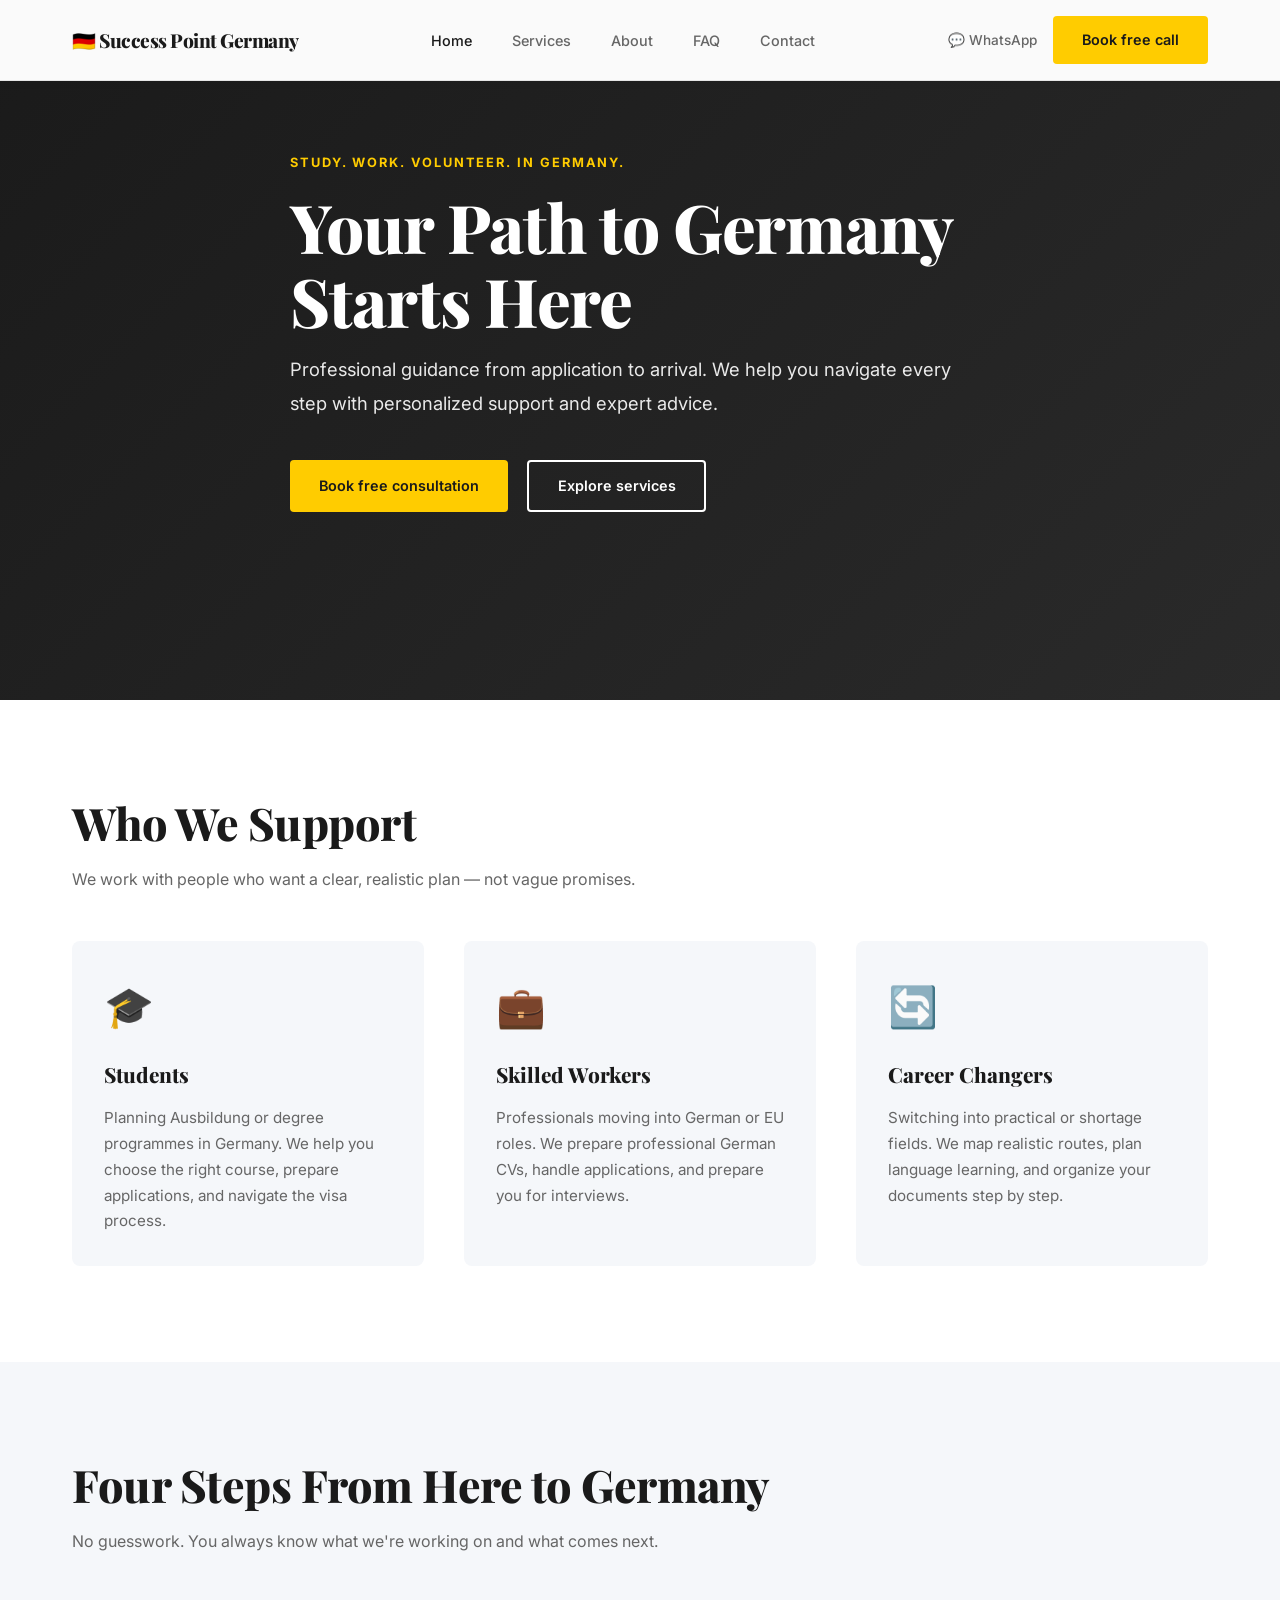
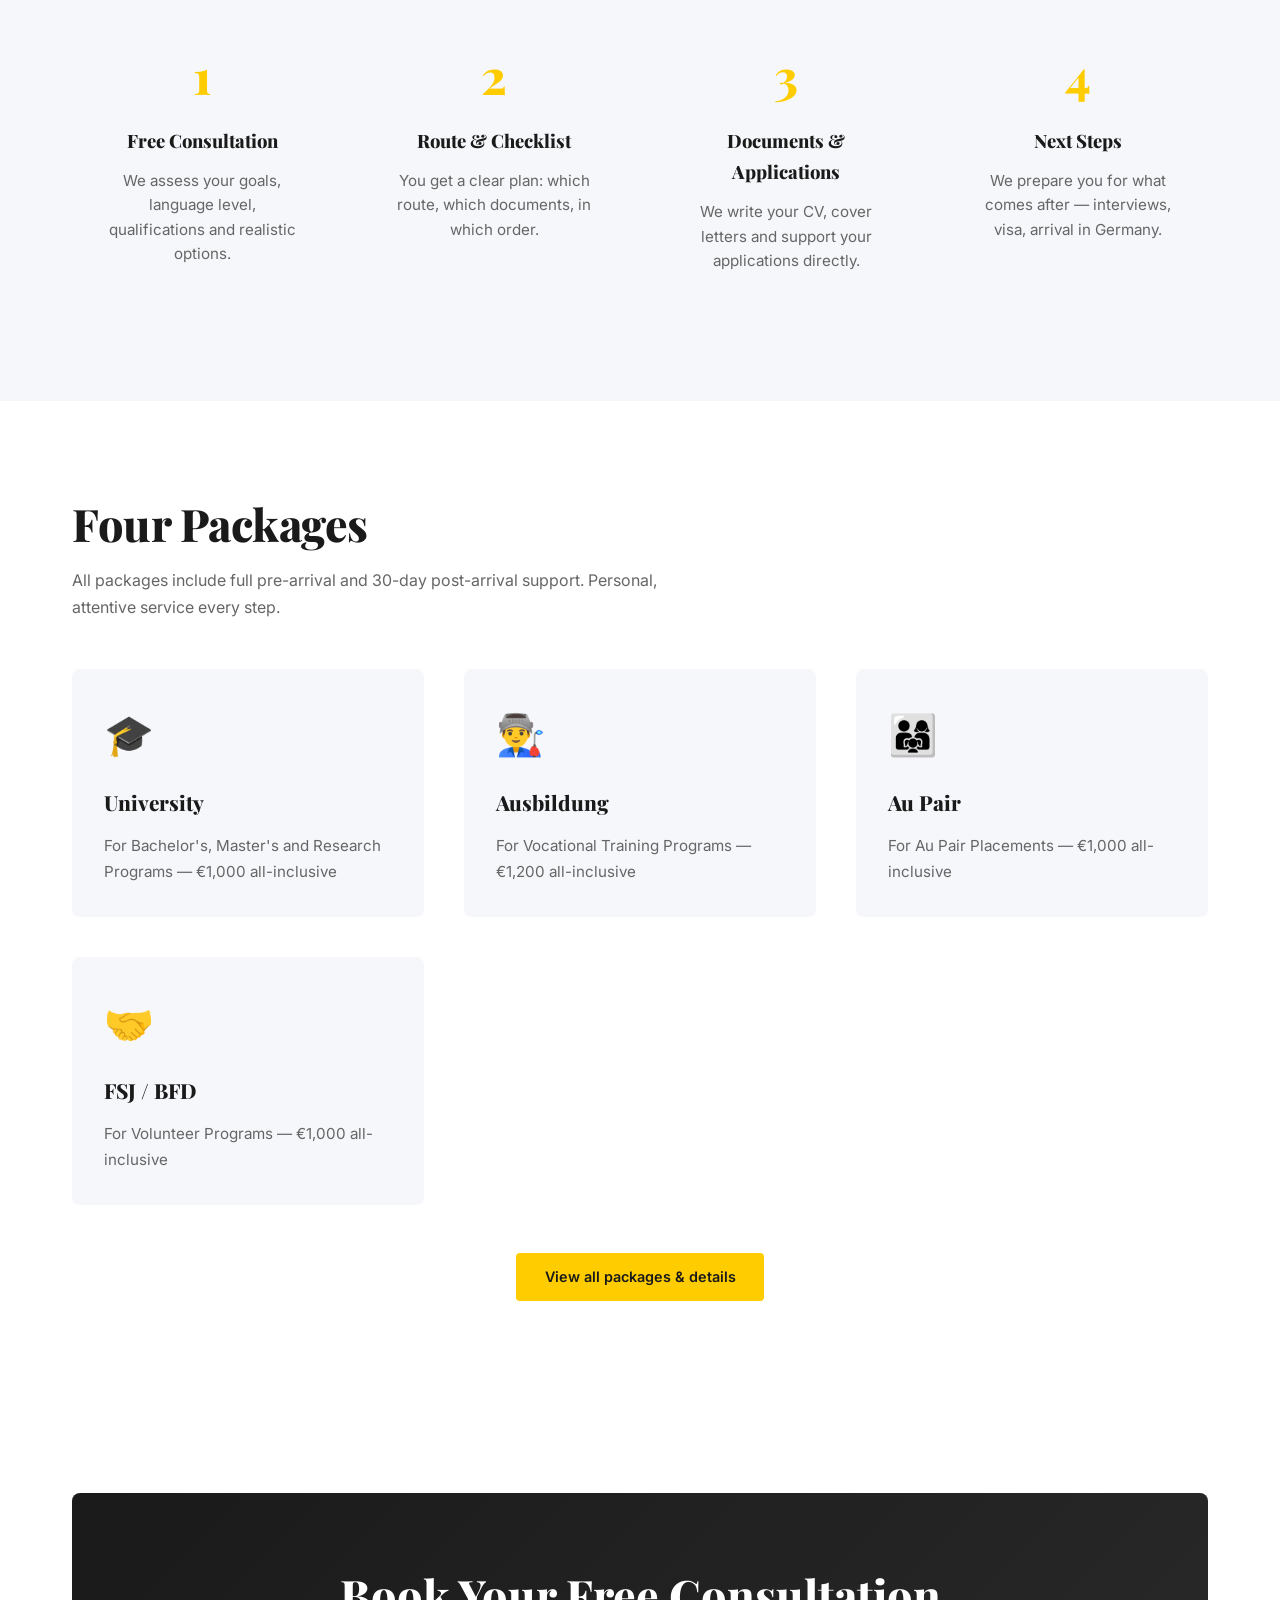
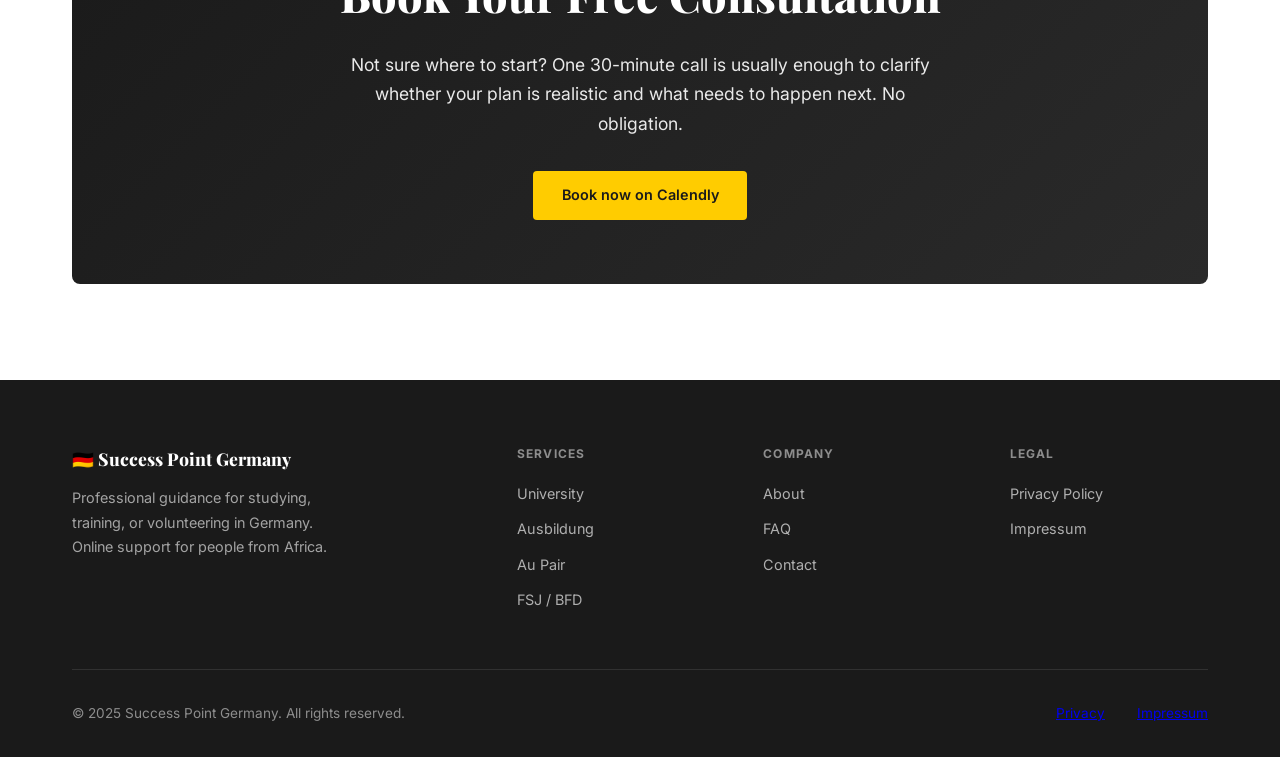
<file: index.html>
<!DOCTYPE html>
<html lang="en">
<head>
  <meta charset="UTF-8">
  <meta name="viewport" content="width=device-width, initial-scale=1">
  <title>Success Point Germany – Study & Work in Germany</title>
  <link href="https://fonts.googleapis.com/css2?family=Playfair+Display:wght@700;800&family=Inter:wght@300;400;500;600;700&display=swap" rel="stylesheet">
  <style>
    * { margin: 0; padding: 0; box-sizing: border-box; }
    html { scroll-behavior: smooth; }
    body { font-family: 'Inter', sans-serif; color: #1a1a1a; background: #fff; line-height: 1.7; }

    :root {
      --yellow: #FFCC00;
      --yellow-dark: #D4A800;
      --black: #1a1a1a;
      --grey-light: #f5f7fa;
      --grey-text: #666;
      --border: rgba(0,0,0,0.08);
    }

    /* ── NAV ── */
    .nav {
      position: fixed;
      top: 0;
      left: 0;
      right: 0;
      z-index: 100;
      background: rgba(255, 255, 255, 0.98);
      backdrop-filter: blur(10px);
      border-bottom: 1px solid var(--border);
      padding: 1rem 0;
      box-shadow: 0 2px 8px rgba(0,0,0,0.05);
    }

    .nav .wrap {
      display: flex;
      align-items: center;
      justify-content: space-between;
      max-width: 1200px;
      margin: 0 auto;
      padding: 0 2rem;
    }

    .nav-logo {
      font-family: 'Playfair Display', serif;
      font-size: 1.2rem;
      font-weight: 800;
      letter-spacing: -0.5px;
      text-decoration: none;
      color: var(--black);
    }

    .nav-links {
      display: flex;
      gap: 2.5rem;
      list-style: none;
    }

    .nav-links a {
      font-size: 0.9rem;
      font-weight: 500;
      color: var(--grey-text);
      text-decoration: none;
      transition: color 0.3s;
      position: relative;
    }

    .nav-links a:hover, .nav-links a.active {
      color: var(--black);
    }

    .nav-links a::after {
      content: '';
      position: absolute;
      bottom: -5px;
      left: 0;
      width: 0;
      height: 2px;
      background: var(--yellow);
      transition: width 0.3s;
    }

    .nav-links a:hover::after {
      width: 100%;
    }

    .nav-cta {
      display: flex;
      gap: 1rem;
      align-items: center;
    }

    .nav-cta-text {
      font-size: 0.85rem;
      font-weight: 500;
      color: var(--grey-text);
      text-decoration: none;
      transition: color 0.3s;
    }

    .nav-cta-text:hover {
      color: var(--black);
    }

    .btn {
      display: inline-flex;
      align-items: center;
      padding: 0.75rem 1.8rem;
      font-size: 0.9rem;
      font-weight: 600;
      background: var(--yellow);
      color: var(--black);
      border: none;
      cursor: pointer;
      text-decoration: none;
      transition: all 0.3s;
      border-radius: 4px;
    }

    .btn:hover {
      background: var(--yellow-dark);
      transform: translateY(-2px);
      box-shadow: 0 8px 24px rgba(0,0,0,0.12);
    }

    @media (max-width: 768px) {
      .nav-links { display: none; }
      .nav-cta-text { display: none; }
    }

    body { padding-top: 60px; }

    /* ── HERO ── */
    .hero {
      position: relative;
      height: 700px;
      background: linear-gradient(135deg, #1a1a1a 0%, #2a2a2a 100%);
      color: #fff;
      display: flex;
      align-items: center;
      overflow: hidden;
      margin-top: -60px;
      padding-top: 60px;
    }

    .hero::before {
      content: '';
      position: absolute;
      inset: 0;
      background: url('frankfurt.jpg') center/cover;
      opacity: 0.35;
    }

    .hero .wrap {
      position: relative;
      z-index: 2;
      max-width: 1200px;
      margin: 0 auto;
      padding: 0 2rem;
    }

    .hero-content { max-width: 700px; }
    .hero-kicker { font-size: 0.8rem; font-weight: 700; letter-spacing: 0.15em; text-transform: uppercase; color: var(--yellow); margin-bottom: 1rem; }
    .hero h1 { font-family: 'Playfair Display', serif; font-size: clamp(2.8rem, 6vw, 4.2rem); font-weight: 800; line-height: 1.1; margin-bottom: 1rem; letter-spacing: -1px; }
    .hero p { font-size: 1.15rem; line-height: 1.8; opacity: 0.9; margin-bottom: 2.5rem; }
    .hero-actions { display: flex; gap: 1.2rem; flex-wrap: wrap; }

    /* ── SECTIONS ── */
    section { padding: 6rem 0; }
    .wrap { max-width: 1200px; margin: 0 auto; padding: 0 2rem; }
    .section-head { margin-bottom: 3rem; }
    .section-head h2 { font-family: 'Playfair Display', serif; font-size: clamp(1.8rem, 5vw, 2.8rem); font-weight: 800; line-height: 1.2; margin-bottom: 1rem; letter-spacing: -0.5px; }
    .section-head p { font-size: 1rem; color: var(--grey-text); max-width: 600px; }

    /* ── FEATURES GRID ── */
    .features-grid { display: grid; grid-template-columns: repeat(auto-fit, minmax(280px, 1fr)); gap: 2.5rem; }
    .feature-card { padding: 2rem; background: var(--grey-light); border-radius: 8px; transition: all 0.3s; }
    .feature-card:hover { transform: translateY(-8px); background: #fff; box-shadow: 0 12px 40px rgba(0,0,0,0.08); }
    .feature-icon { font-size: 2.5rem; margin-bottom: 1rem; }
    .feature-card h3 { font-family: 'Playfair Display', serif; font-size: 1.3rem; font-weight: 800; margin-bottom: 0.8rem; }
    .feature-card p { font-size: 0.95rem; color: var(--grey-text); line-height: 1.7; }

    /* ── HOW IT WORKS ── */
    .how-grid { display: grid; grid-template-columns: repeat(auto-fit, minmax(250px, 1fr)); gap: 2rem; }
    .how-step { text-align: center; padding: 2rem; }
    .how-number { font-family: 'Playfair Display', serif; font-size: 3rem; font-weight: 800; color: var(--yellow); margin-bottom: 0.5rem; }
    .how-step h3 { font-family: 'Playfair Display', serif; font-size: 1.15rem; font-weight: 800; margin-bottom: 0.8rem; }
    .how-step p { font-size: 0.95rem; color: var(--grey-text); line-height: 1.6; }

    /* ── CTA ── */
    .cta-section { background: linear-gradient(135deg, #1a1a1a 0%, #2a2a2a 100%); color: #fff; padding: 4rem 2rem; border-radius: 8px; text-align: center; }
    .cta-section h2 { font-family: 'Playfair Display', serif; font-size: clamp(1.8rem, 5vw, 2.8rem); font-weight: 800; margin-bottom: 1rem; }
    .cta-section p { font-size: 1.1rem; margin-bottom: 2rem; opacity: 0.9; max-width: 600px; margin-left: auto; margin-right: auto; }

    /* ── FOOTER ── */
    .footer { background: var(--black); color: #fff; padding: 4rem 0 2rem; }
    .footer-grid { display: grid; grid-template-columns: 2fr 1fr 1fr 1fr; gap: 3rem; margin-bottom: 3rem; }
    .footer-brand .logo { font-family: 'Playfair Display', serif; font-size: 1.1rem; font-weight: 800; margin-bottom: 0.8rem; }
    .footer-brand p { font-size: 0.9rem; color: rgba(255,255,255,0.6); line-height: 1.7; max-width: 260px; }
    .footer-col h4 { font-size: 0.75rem; font-weight: 700; letter-spacing: 0.1em; text-transform: uppercase; color: rgba(255,255,255,0.5); margin-bottom: 1rem; }
    .footer-col ul { list-style: none; }
    .footer-col li { margin-bottom: 0.5rem; }
    .footer-col a { font-size: 0.9rem; color: rgba(255,255,255,0.65); text-decoration: none; transition: color 0.3s; }
    .footer-col a:hover { color: var(--yellow); }
    .footer-bottom { border-top: 1px solid rgba(255,255,255,0.1); padding-top: 2rem; display: flex; justify-content: space-between; font-size: 0.85rem; color: rgba(255,255,255,0.5); }

    @media (max-width: 768px) {
      .footer-grid { grid-template-columns: 1fr; }
      .footer-bottom { flex-direction: column; gap: 1rem; }
    }
  </style>
</head>
<body>

<!-- ── NAV ── -->
<nav class="nav">
  <div class="wrap">
    <a href="https://successpointgermany.com" class="nav-logo">🇩🇪 Success Point Germany</a>
    <ul class="nav-links">
      <li><a href="https://successpointgermany.com/" class="active">Home</a></li>
      <li><a href="https://successpointgermany.com/services.html">Services</a></li>
      <li><a href="https://successpointgermany.com/about.html">About</a></li>
      <li><a href="https://successpointgermany.com/faq.html">FAQ</a></li>
      <li><a href="https://successpointgermany.com/contact.html">Contact</a></li>
    </ul>
    <div class="nav-cta">
      <a href="https://wa.me/491712009762" class="nav-cta-text">💬 WhatsApp</a>
      <a href="https://calendly.com/successpointgermany" target="_blank" class="btn">Book free call</a>
    </div>
  </div>
</nav>

<!-- ── HERO ── -->
<section class="hero">
  <div class="wrap">
    <div class="hero-content">
      <div class="hero-kicker">Study. Work. Volunteer. In Germany.</div>
      <h1>Your Path to Germany Starts Here</h1>
      <p>Professional guidance from application to arrival. We help you navigate every step with personalized support and expert advice.</p>
      <div class="hero-actions">
        <a href="https://calendly.com/successpointgermany" target="_blank" class="btn">Book free consultation</a>
        <a href="https://successpointgermany.com/services.html" class="btn" style="background: transparent; color: #fff; border: 2px solid #fff;">Explore services</a>
      </div>
    </div>
  </div>
</section>

<!-- ── WHO WE HELP ── -->
<section>
  <div class="wrap">
    <div class="section-head">
      <h2>Who We Support</h2>
      <p>We work with people who want a clear, realistic plan — not vague promises.</p>
    </div>
    <div class="features-grid">
      <div class="feature-card">
        <div class="feature-icon">🎓</div>
        <h3>Students</h3>
        <p>Planning Ausbildung or degree programmes in Germany. We help you choose the right course, prepare applications, and navigate the visa process.</p>
      </div>
      <div class="feature-card">
        <div class="feature-icon">💼</div>
        <h3>Skilled Workers</h3>
        <p>Professionals moving into German or EU roles. We prepare professional German CVs, handle applications, and prepare you for interviews.</p>
      </div>
      <div class="feature-card">
        <div class="feature-icon">🔄</div>
        <h3>Career Changers</h3>
        <p>Switching into practical or shortage fields. We map realistic routes, plan language learning, and organize your documents step by step.</p>
      </div>
    </div>
  </div>
</section>

<!-- ── HOW IT WORKS ── -->
<section style="background: var(--grey-light);">
  <div class="wrap">
    <div class="section-head">
      <h2>Four Steps From Here to Germany</h2>
      <p>No guesswork. You always know what we're working on and what comes next.</p>
    </div>
    <div class="how-grid">
      <div class="how-step">
        <div class="how-number">1</div>
        <h3>Free Consultation</h3>
        <p>We assess your goals, language level, qualifications and realistic options.</p>
      </div>
      <div class="how-step">
        <div class="how-number">2</div>
        <h3>Route & Checklist</h3>
        <p>You get a clear plan: which route, which documents, in which order.</p>
      </div>
      <div class="how-step">
        <div class="how-number">3</div>
        <h3>Documents & Applications</h3>
        <p>We write your CV, cover letters and support your applications directly.</p>
      </div>
      <div class="how-step">
        <div class="how-number">4</div>
        <h3>Next Steps</h3>
        <p>We prepare you for what comes after — interviews, visa, arrival in Germany.</p>
      </div>
    </div>
  </div>
</section>

<!-- ── PACKAGES PREVIEW ── -->
<section>
  <div class="wrap">
    <div class="section-head">
      <h2>Four Packages</h2>
      <p>All packages include full pre-arrival and 30-day post-arrival support. Personal, attentive service every step.</p>
    </div>
    <div class="features-grid">
      <div class="feature-card">
        <div class="feature-icon">🎓</div>
        <h3>University</h3>
        <p>For Bachelor's, Master's and Research Programs — €1,000 all-inclusive</p>
      </div>
      <div class="feature-card">
        <div class="feature-icon">👨‍🏭</div>
        <h3>Ausbildung</h3>
        <p>For Vocational Training Programs — €1,200 all-inclusive</p>
      </div>
      <div class="feature-card">
        <div class="feature-icon">👨‍👩‍👧</div>
        <h3>Au Pair</h3>
        <p>For Au Pair Placements — €1,000 all-inclusive</p>
      </div>
      <div class="feature-card">
        <div class="feature-icon">🤝</div>
        <h3>FSJ / BFD</h3>
        <p>For Volunteer Programs — €1,000 all-inclusive</p>
      </div>
    </div>
    <div style="text-align: center; margin-top: 3rem;">
      <a href="https://successpointgermany.com/services.html" class="btn">View all packages & details</a>
    </div>
  </div>
</section>

<!-- ── CTA ── -->
<section>
  <div class="wrap">
    <div class="cta-section">
      <h2>Book Your Free Consultation</h2>
      <p>Not sure where to start? One 30-minute call is usually enough to clarify whether your plan is realistic and what needs to happen next. No obligation.</p>
      <a href="https://calendly.com/successpointgermany" target="_blank" class="btn">Book now on Calendly</a>
    </div>
  </div>
</section>

<!-- ── FOOTER ── -->
<footer class="footer">
  <div class="wrap">
    <div class="footer-grid">
      <div class="footer-brand">
        <div class="logo">🇩🇪 Success Point Germany</div>
        <p>Professional guidance for studying, training, or volunteering in Germany. Online support for people from Africa.</p>
      </div>
      <div class="footer-col">
        <h4>Services</h4>
        <ul>
          <li><a href="https://successpointgermany.com/services.html#packages">University</a></li>
          <li><a href="https://successpointgermany.com/services.html#packages">Ausbildung</a></li>
          <li><a href="https://successpointgermany.com/services.html#packages">Au Pair</a></li>
          <li><a href="https://successpointgermany.com/services.html#packages">FSJ / BFD</a></li>
        </ul>
      </div>
      <div class="footer-col">
        <h4>Company</h4>
        <ul>
          <li><a href="https://successpointgermany.com/about.html">About</a></li>
          <li><a href="https://successpointgermany.com/faq.html">FAQ</a></li>
          <li><a href="https://successpointgermany.com/contact.html">Contact</a></li>
        </ul>
      </div>
      <div class="footer-col">
        <h4>Legal</h4>
        <ul>
          <li><a href="https://successpointgermany.com/privacy.html">Privacy Policy</a></li>
          <li><a href="https://successpointgermany.com/impressum.html">Impressum</a></li>
        </ul>
      </div>
    </div>
    <div class="footer-bottom">
      <span>© 2025 Success Point Germany. All rights reserved.</span>
      <div style="display: flex; gap: 2rem;">
        <a href="https://successpointgermany.com/privacy.html">Privacy</a>
        <a href="https://successpointgermany.com/impressum.html">Impressum</a>
      </div>
    </div>
  </div>
</footer>

</body>
</html>
</file>
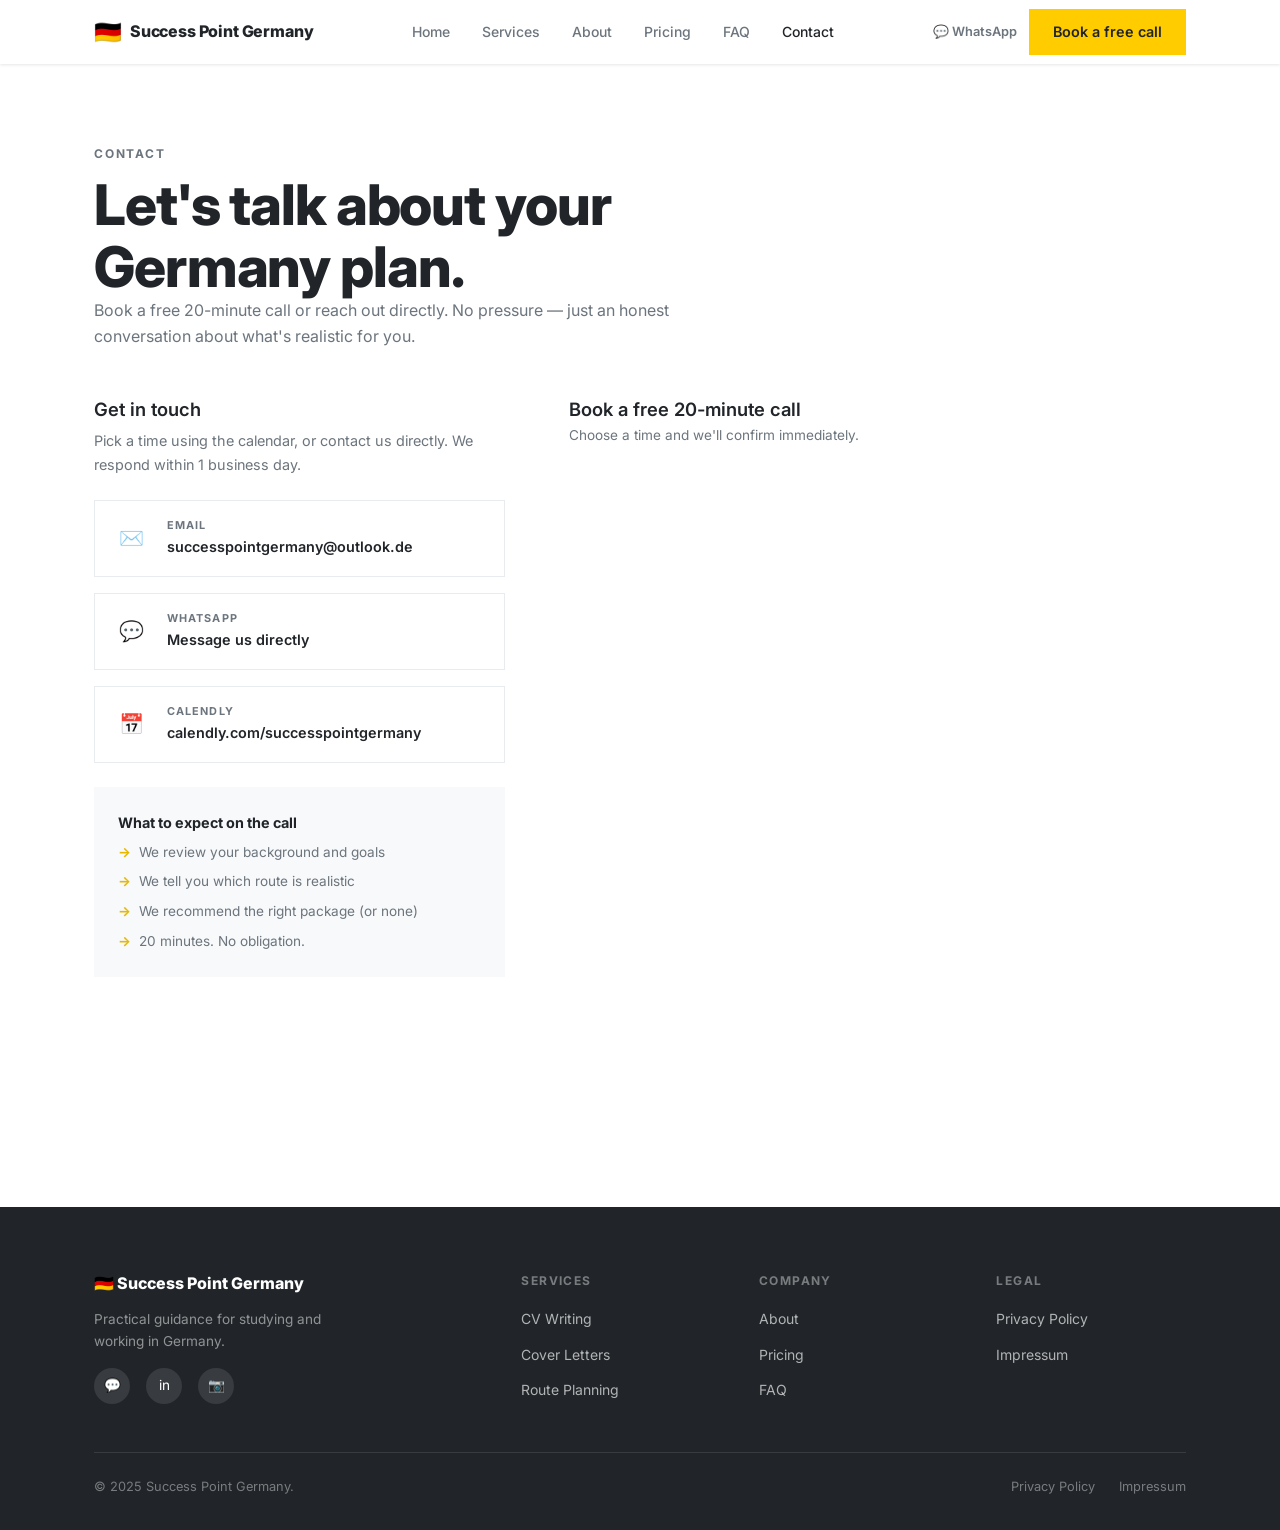
<file: contact.html>
<!DOCTYPE html>
<html lang="en">
<head>
  <meta charset="UTF-8">
  <meta name="viewport" content="width=device-width, initial-scale=1">
  <title>Contact – Success Point Germany</title>
  <meta name="description" content="Book a free consultation or get in touch with Success Point Germany.">
  <link rel="stylesheet" href="./style.css">
  <link href="https://assets.calendly.com/assets/external/widget.css" rel="stylesheet">
</head>
<body>
<nav class="site-nav">
  <div class="shell nav-inner">
    <a href="./index.html" class="nav-logo"><span class="flag">🇩🇪</span><span>Success Point Germany</span></a>
    <ul class="nav-links">
      <li><a href="./index.html">Home</a></li><li><a href="./services.html">Services</a></li><li><a href="./about.html">About</a></li><li><a href="./pricing.html">Pricing</a></li><li><a href="./faq.html">FAQ</a></li><li><a href="./contact.html" class="active">Contact</a></li>
    </ul>
    <div class="nav-cta">
      <a href="https://wa.me/491712009762" class="nav-phone">💬 WhatsApp</a>
      <a href="./contact.html" class="btn btn-yellow">Book a free call</a>
    </div>
    <button class="hamburger" onclick="toggleMenu()" aria-label="Menu"><span></span><span></span><span></span></button>
  </div>
  <div class="mobile-menu" id="mobileMenu">
    <a href="./index.html">Home</a><a href="./services.html">Services</a><a href="./about.html">About</a><a href="./pricing.html">Pricing</a><a href="./faq.html">FAQ</a><a href="./contact.html">Contact</a>
    <a href="./contact.html" class="btn btn-yellow" style="margin-top:0.5rem;">Book a free call</a>
  </div>
</nav>

<section>
  <div class="shell">
    <div class="section-head">
      <span class="kicker">Contact</span>
      <h1>Let's talk about your Germany plan.</h1>
      <p>Book a free 20-minute call or reach out directly. No pressure — just an honest conversation about what's realistic for you.</p>
    </div>
    <div class="contact-grid">
      <div>
        <h3 style="margin-bottom:0.5rem;">Get in touch</h3>
        <p style="color:var(--grey-text); font-size:0.9rem; margin-bottom:1.5rem;">Pick a time using the calendar, or contact us directly. We respond within 1 business day.</p>
        <div class="contact-methods">
          <a class="contact-method" href="mailto:successpointgermany@outlook.de">
            <span class="icon">✉️</span>
            <div><span class="c-label">Email</span><span class="c-value">successpointgermany@outlook.de</span></div>
          </a>
          <a class="contact-method" href="https://wa.me/491712009762" target="_blank">
            <span class="icon">💬</span>
            <div><span class="c-label">WhatsApp</span><span class="c-value">Message us directly</span></div>
          </a>
          <a class="contact-method" href="https://calendly.com/successpointgermany" target="_blank">
            <span class="icon">📅</span>
            <div><span class="c-label">Calendly</span><span class="c-value">calendly.com/successpointgermany</span></div>
          </a>
        </div>
        <div style="background:var(--grey-light); padding:1.5rem; margin-top:1.5rem;">
          <h4 style="margin-bottom:0.5rem; font-size:0.9rem;">What to expect on the call</h4>
          <ul style="list-style:none; display:flex; flex-direction:column; gap:0.5rem;">
            <li style="font-size:0.85rem; color:var(--grey-text); display:flex; gap:0.5rem;"><span style="color:var(--yellow-dark); font-weight:700;">→</span> We review your background and goals</li>
            <li style="font-size:0.85rem; color:var(--grey-text); display:flex; gap:0.5rem;"><span style="color:var(--yellow-dark); font-weight:700;">→</span> We tell you which route is realistic</li>
            <li style="font-size:0.85rem; color:var(--grey-text); display:flex; gap:0.5rem;"><span style="color:var(--yellow-dark); font-weight:700;">→</span> We recommend the right package (or none)</li>
            <li style="font-size:0.85rem; color:var(--grey-text); display:flex; gap:0.5rem;"><span style="color:var(--yellow-dark); font-weight:700;">→</span> 20 minutes. No obligation.</li>
          </ul>
        </div>
      </div>
      <div>
        <h3 style="margin-bottom:0.25rem;">Book a free 20-minute call</h3>
        <p style="color:var(--grey-text); font-size:0.85rem; margin-bottom:1.25rem;">Choose a time and we'll confirm immediately.</p>
        <div class="calendly-inline-widget" data-url="https://calendly.com/successpointgermany?hide_gdpr_banner=1&primary_color=ffcc00"></div>
      </div>
    </div>
  </div>
</section>

<footer class="site-footer">
  <div class="shell">
    <div class="footer-grid">
      <div class="footer-brand"><div class="logo">🇩🇪 Success Point Germany</div><p>Practical guidance for studying and working in Germany.</p><div class="social-links"><a href="#" aria-label="WhatsApp">💬</a><a href="#" aria-label="LinkedIn">in</a><a href="#" aria-label="Instagram">📷</a></div></div>
      <div class="footer-col"><h4>Services</h4><ul><li><a href="./services.html">CV Writing</a></li><li><a href="./services.html">Cover Letters</a></li><li><a href="./services.html">Route Planning</a></li></ul></div>
      <div class="footer-col"><h4>Company</h4><ul><li><a href="./about.html">About</a></li><li><a href="./pricing.html">Pricing</a></li><li><a href="./faq.html">FAQ</a></li></ul></div>
      <div class="footer-col"><h4>Legal</h4><ul><li><a href="./privacy.html">Privacy Policy</a></li><li><a href="./impressum.html">Impressum</a></li></ul></div>
    </div>
    <div class="footer-bottom"><span>© 2025 Success Point Germany.</span><div style="display:flex;gap:1.5rem;"><a href="./privacy.html">Privacy Policy</a><a href="./impressum.html">Impressum</a></div></div>
  </div>
</footer>

<script src="https://assets.calendly.com/assets/external/widget.js" async></script>
<script>function toggleMenu(){document.getElementById('mobileMenu').classList.toggle('open');}</script>
</body>
</html>
</file>
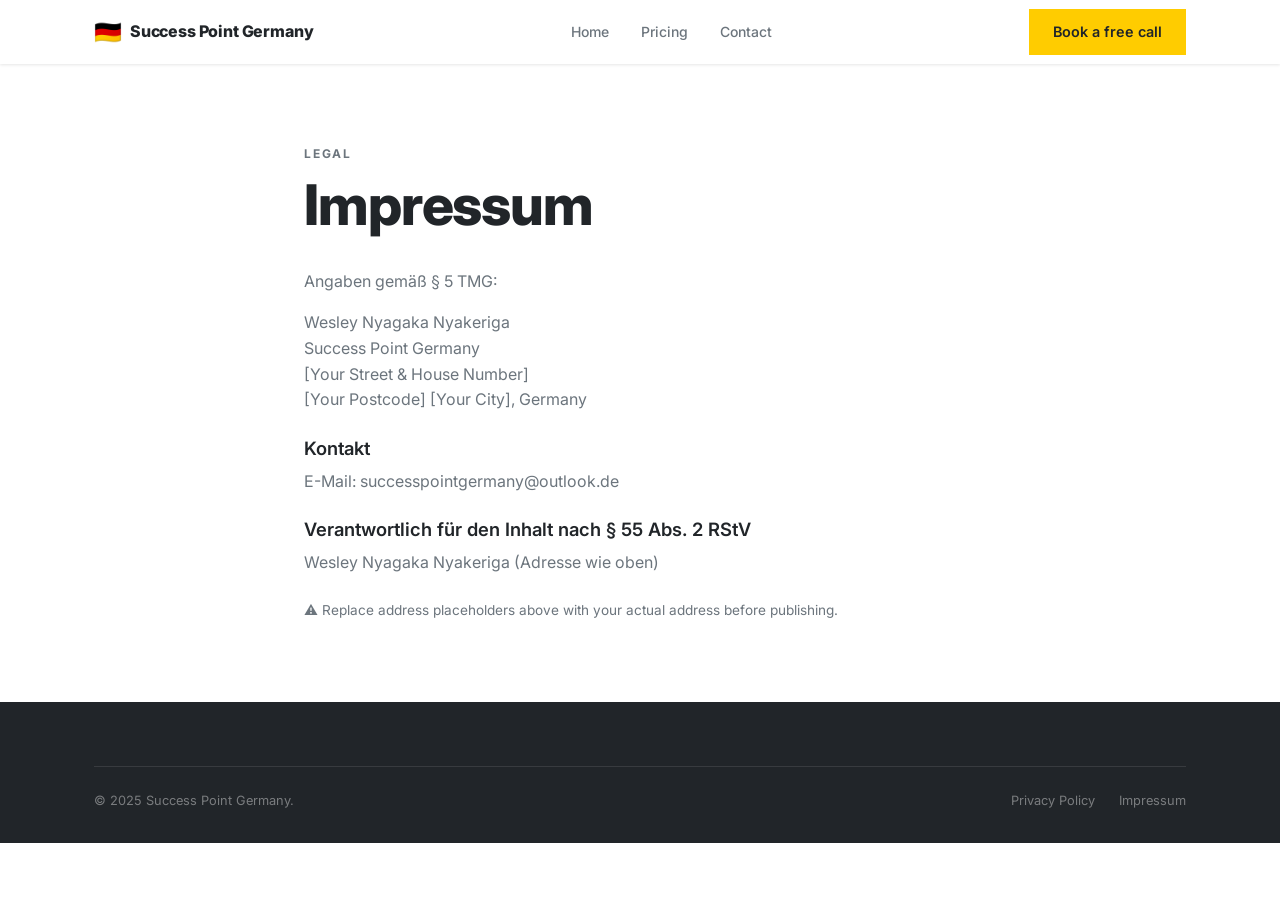
<file: impressum.html>
<!DOCTYPE html>
<html lang="en">
<head><meta charset="UTF-8"><meta name="viewport" content="width=device-width, initial-scale=1"><title>Impressum – Success Point Germany</title><link rel="stylesheet" href="./style.css"></head>
<body>
<nav class="site-nav"><div class="shell nav-inner"><a href="./index.html" class="nav-logo"><span class="flag">🇩🇪</span><span>Success Point Germany</span></a><ul class="nav-links"><li><a href="./index.html">Home</a></li><li><a href="./pricing.html">Pricing</a></li><li><a href="./contact.html">Contact</a></li></ul><div class="nav-cta"><a href="./contact.html" class="btn btn-yellow">Book a free call</a></div></div></nav>
<section><div class="shell" style="max-width:720px;">
<span class="kicker">Legal</span>
<h1 style="margin-bottom:2rem;">Impressum</h1>
<p style="color:var(--grey-text); margin-bottom:1rem;">Angaben gemäß § 5 TMG:</p>
<p style="color:var(--grey-text);">Wesley Nyagaka Nyakeriga<br>Success Point Germany<br>[Your Street & House Number]<br>[Your Postcode] [Your City], Germany</p>
<h3 style="margin:1.5rem 0 0.5rem;">Kontakt</h3>
<p style="color:var(--grey-text);">E-Mail: successpointgermany@outlook.de</p>
<h3 style="margin:1.5rem 0 0.5rem;">Verantwortlich für den Inhalt nach § 55 Abs. 2 RStV</h3>
<p style="color:var(--grey-text);">Wesley Nyagaka Nyakeriga (Adresse wie oben)</p>
<p style="color:var(--grey-text); margin-top:1.5rem; font-size:0.85rem;">⚠️ Replace address placeholders above with your actual address before publishing.</p>
</div></section>
<footer class="site-footer"><div class="shell"><div class="footer-bottom"><span>© 2025 Success Point Germany.</span><div style="display:flex;gap:1.5rem;"><a href="./privacy.html">Privacy Policy</a><a href="./impressum.html">Impressum</a></div></div></div></footer>
</body></html>
</file>
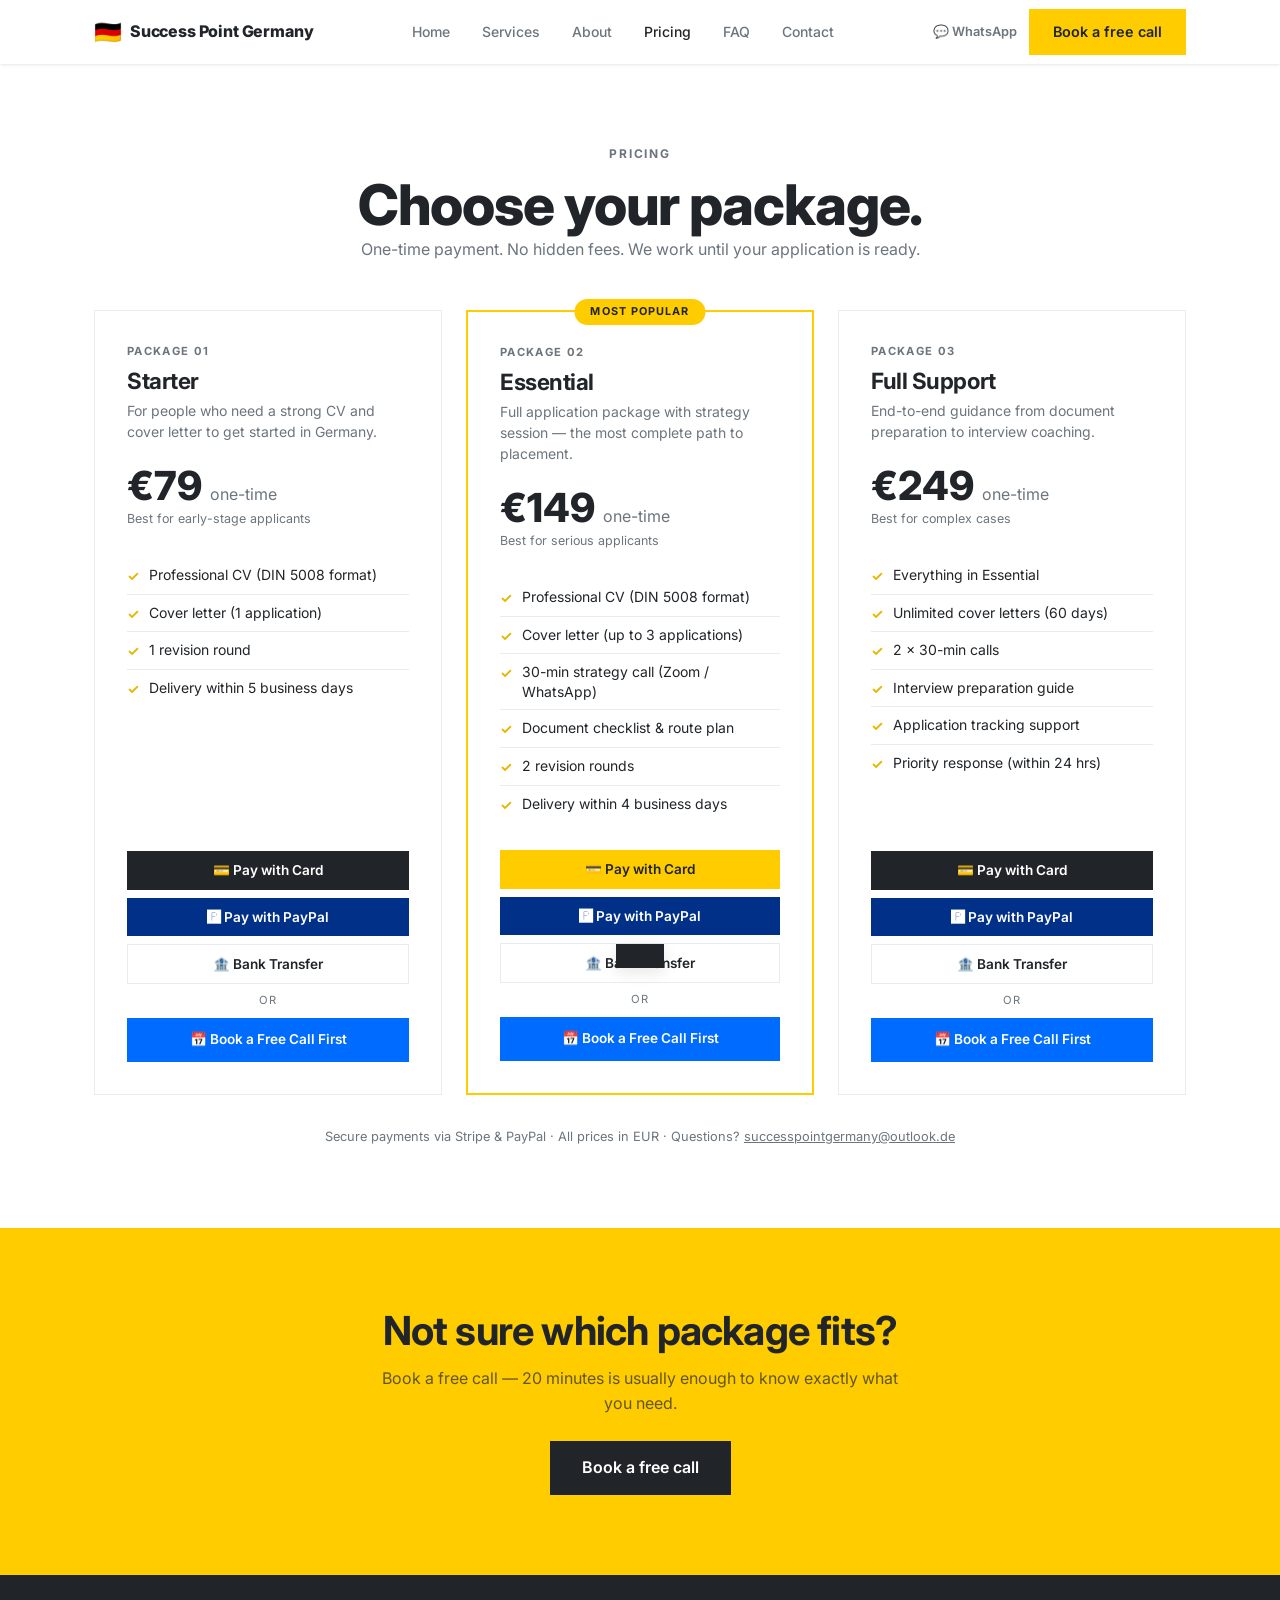
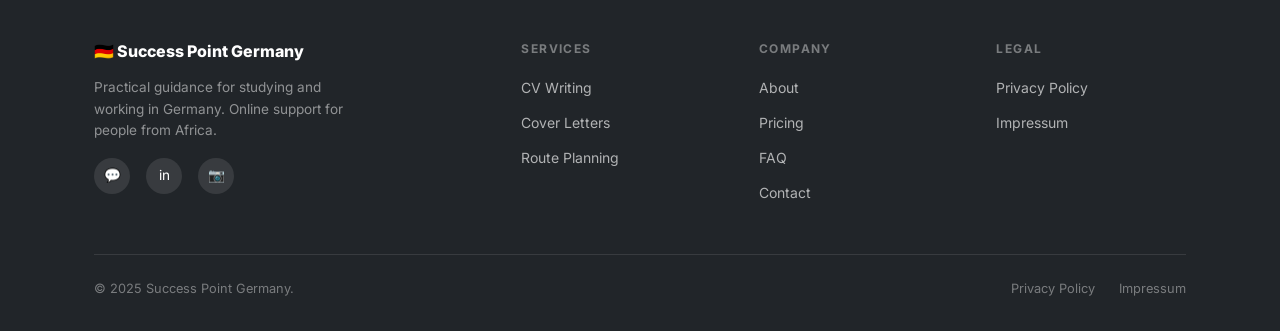
<file: pricing.html>
<!DOCTYPE html>
<html lang="en">
<head>
  <meta charset="UTF-8">
  <meta name="viewport" content="width=device-width, initial-scale=1">
  <title>Pricing – Success Point Germany</title>
  <meta name="description" content="Clear, upfront pricing for CV writing, application support and Germany planning.">
  <link rel="stylesheet" href="./style.css">
  <script src="https://js.stripe.com/v3/"></script>
</head>
<body>
<nav class="site-nav">
  <div class="shell nav-inner">
    <a href="./index.html" class="nav-logo"><span class="flag">🇩🇪</span><span>Success Point Germany</span></a>
    <ul class="nav-links">
      <li><a href="./index.html">Home</a></li>
      <li><a href="./services.html">Services</a></li>
      <li><a href="./about.html">About</a></li>
      <li><a href="./pricing.html" class="active">Pricing</a></li>
      <li><a href="./faq.html">FAQ</a></li>
      <li><a href="./contact.html">Contact</a></li>
    </ul>
    <div class="nav-cta">
      <a href="https://wa.me/491712009762" class="nav-phone">💬 WhatsApp</a>
      <a href="./contact.html" class="btn btn-yellow">Book a free call</a>
    </div>
    <button class="hamburger" onclick="toggleMenu()" aria-label="Menu"><span></span><span></span><span></span></button>
  </div>
  <div class="mobile-menu" id="mobileMenu">
    <a href="./index.html">Home</a><a href="./services.html">Services</a><a href="./about.html">About</a>
    <a href="./pricing.html">Pricing</a><a href="./faq.html">FAQ</a><a href="./contact.html">Contact</a>
    <a href="./contact.html" class="btn btn-yellow" style="margin-top:0.5rem;">Book a free call</a>
  </div>
</nav>

<section>
  <div class="shell">
    <div class="section-head center">
      <span class="kicker">Pricing</span>
      <h1>Choose your package.</h1>
      <p>One-time payment. No hidden fees. We work until your application is ready.</p>
    </div>
    <div class="pricing-grid">

      <!-- STARTER -->
      <div class="pricing-card">
        <p class="pricing-label">Package 01</p>
        <h2 class="pricing-name">Starter</h2>
        <p class="pricing-desc">For people who need a strong CV and cover letter to get started in Germany.</p>
        <div class="pricing-amount">€79 <span>one-time</span></div>
        <p class="pricing-note">Best for early-stage applicants</p>
        <ul class="pricing-features">
          <li>Professional CV (DIN 5008 format)</li>
          <li>Cover letter (1 application)</li>
          <li>1 revision round</li>
          <li>Delivery within 5 business days</li>
        </ul>
        <div class="payment-options">
          <button class="btn-pay pay-card" onclick="handleStripe('starter',79,this)">💳 Pay with Card</button>
          <button class="btn-pay pay-paypal" onclick="handlePayPal('starter',this)">🅿 Pay with PayPal</button>
          <button class="btn-pay pay-bank" onclick="showBank('Starter',79)">🏦 Bank Transfer</button>
          <div class="pay-divider">or</div>
          <a class="btn-pay pay-calendly" href="https://calendly.com/successpointgermany" target="_blank">📅 Book a Free Call First</a>
        </div>
      </div>

      <!-- ESSENTIAL -->
      <div class="pricing-card featured">
        <div class="pricing-badge">Most Popular</div>
        <p class="pricing-label">Package 02</p>
        <h2 class="pricing-name">Essential</h2>
        <p class="pricing-desc">Full application package with strategy session — the most complete path to placement.</p>
        <div class="pricing-amount">€149 <span>one-time</span></div>
        <p class="pricing-note">Best for serious applicants</p>
        <ul class="pricing-features">
          <li>Professional CV (DIN 5008 format)</li>
          <li>Cover letter (up to 3 applications)</li>
          <li>30-min strategy call (Zoom / WhatsApp)</li>
          <li>Document checklist & route plan</li>
          <li>2 revision rounds</li>
          <li>Delivery within 4 business days</li>
        </ul>
        <div class="payment-options">
          <button class="btn-pay pay-card-yellow" onclick="handleStripe('essential',149,this)">💳 Pay with Card</button>
          <button class="btn-pay pay-paypal" onclick="handlePayPal('essential',this)">🅿 Pay with PayPal</button>
          <button class="btn-pay pay-bank" onclick="showBank('Essential',149)">🏦 Bank Transfer</button>
          <div class="pay-divider">or</div>
          <a class="btn-pay pay-calendly" href="https://calendly.com/successpointgermany" target="_blank">📅 Book a Free Call First</a>
        </div>
      </div>

      <!-- FULL SUPPORT -->
      <div class="pricing-card">
        <p class="pricing-label">Package 03</p>
        <h2 class="pricing-name">Full Support</h2>
        <p class="pricing-desc">End-to-end guidance from document preparation to interview coaching.</p>
        <div class="pricing-amount">€249 <span>one-time</span></div>
        <p class="pricing-note">Best for complex cases</p>
        <ul class="pricing-features">
          <li>Everything in Essential</li>
          <li>Unlimited cover letters (60 days)</li>
          <li>2 × 30-min calls</li>
          <li>Interview preparation guide</li>
          <li>Application tracking support</li>
          <li>Priority response (within 24 hrs)</li>
        </ul>
        <div class="payment-options">
          <button class="btn-pay pay-card" onclick="handleStripe('full_support',249,this)">💳 Pay with Card</button>
          <button class="btn-pay pay-paypal" onclick="handlePayPal('full_support',this)">🅿 Pay with PayPal</button>
          <button class="btn-pay pay-bank" onclick="showBank('Full Support',249)">🏦 Bank Transfer</button>
          <div class="pay-divider">or</div>
          <a class="btn-pay pay-calendly" href="https://calendly.com/successpointgermany" target="_blank">📅 Book a Free Call First</a>
        </div>
      </div>
    </div>
    <p style="text-align:center; font-size:0.8rem; color:var(--grey-text); margin-top:2rem;">
      Secure payments via Stripe & PayPal · All prices in EUR · Questions? <a href="mailto:successpointgermany@outlook.de" style="text-decoration:underline;">successpointgermany@outlook.de</a>
    </p>
  </div>
</section>

<section class="yellow">
  <div class="shell" style="text-align:center; max-width:580px;">
    <h2 style="margin-bottom:0.75rem;">Not sure which package fits?</h2>
    <p style="margin-bottom:1.5rem; opacity:0.7;">Book a free call — 20 minutes is usually enough to know exactly what you need.</p>
    <a href="https://calendly.com/successpointgermany" target="_blank" class="btn btn-dark btn-lg">Book a free call</a>
  </div>
</section>

<!-- FOOTER -->
<footer class="site-footer">
  <div class="shell">
    <div class="footer-grid">
      <div class="footer-brand">
        <div class="logo">🇩🇪 Success Point Germany</div>
        <p>Practical guidance for studying and working in Germany. Online support for people from Africa.</p>
        <div class="social-links"><a href="#" aria-label="WhatsApp">💬</a><a href="#" aria-label="LinkedIn">in</a><a href="#" aria-label="Instagram">📷</a></div>
      </div>
      <div class="footer-col"><h4>Services</h4><ul><li><a href="./services.html">CV Writing</a></li><li><a href="./services.html">Cover Letters</a></li><li><a href="./services.html">Route Planning</a></li></ul></div>
      <div class="footer-col"><h4>Company</h4><ul><li><a href="./about.html">About</a></li><li><a href="./pricing.html">Pricing</a></li><li><a href="./faq.html">FAQ</a></li><li><a href="./contact.html">Contact</a></li></ul></div>
      <div class="footer-col"><h4>Legal</h4><ul><li><a href="./privacy.html">Privacy Policy</a></li><li><a href="./impressum.html">Impressum</a></li></ul></div>
    </div>
    <div class="footer-bottom">
      <span>© 2025 Success Point Germany.</span>
      <div style="display:flex;gap:1.5rem;"><a href="./privacy.html">Privacy Policy</a><a href="./impressum.html">Impressum</a></div>
    </div>
  </div>
</footer>

<!-- BANK MODAL -->
<div class="modal-overlay" id="bankModal">
  <div class="modal">
    <button class="modal-close" onclick="closeBank()">✕</button>
    <h3>Bank Transfer</h3>
    <p class="modal-pkg" id="modalPkg">Starter – €79</p>
    <div class="bank-row"><label>Account Holder</label><div class="bank-val"><span>Wesley Nyagaka Nyakeriga</span><button class="copy-btn" onclick="copyText('Wesley Nyagaka Nyakeriga')">Copy</button></div></div>
    <div class="bank-row"><label>IBAN</label><div class="bank-val"><span id="ibanVal">DE00 0000 0000 0000 0000 00</span><button class="copy-btn" onclick="copyText(document.getElementById('ibanVal').textContent)">Copy</button></div></div>
    <div class="bank-row"><label>BIC / SWIFT</label><div class="bank-val"><span id="bicVal">PLACEHOLDER BIC</span><button class="copy-btn" onclick="copyText(document.getElementById('bicVal').textContent)">Copy</button></div></div>
    <div class="bank-row"><label>Bank</label><div class="bank-val"><span>Your Bank Name Here</span></div></div>
    <div class="bank-row"><label>Reference (use exactly)</label><div class="bank-val"><span id="refVal">SPG-STARTER</span><button class="copy-btn" onclick="copyText(document.getElementById('refVal').textContent)">Copy</button></div></div>
    <div class="bank-note">⚠️ Use the reference exactly so we can match your payment. After transfer, email your receipt to <strong>successpointgermany@outlook.de</strong> — we confirm within 1 business day.</div>
  </div>
</div>

<div class="toast" id="toast"></div>

<script>
  // ── REPLACE THESE WHEN GOING LIVE ──
  const STRIPE_KEY  = 'pk_live_YOUR_PUBLISHABLE_KEY_HERE';
  const YOUR_DOMAIN = 'https://lucky-dieffenbachia-a8618d.netlify.app';
  const STRIPE_IDS  = { starter:'price_PLACEHOLDER_STARTER', essential:'price_PLACEHOLDER_ESSENTIAL', full_support:'price_PLACEHOLDER_FULL_SUPPORT' };
  const PAYPAL_LINKS= { starter:'https://paypal.me/YOURPAYPALNAME/79EUR', essential:'https://paypal.me/YOURPAYPALNAME/149EUR', full_support:'https://paypal.me/YOURPAYPALNAME/249EUR' };
  const BANK = { iban:'DE00 0000 0000 0000 0000 00', bic:'PLACEHOLDER BIC' };
  // ───────────────────────────────────

  const isStripeDemo = STRIPE_KEY.includes('YOUR');
  const isPayPalDemo = PAYPAL_LINKS.starter.includes('YOURPAYPALNAME');

  async function handleStripe(pkg, amount, btn) {
    const orig = btn.textContent; btn.disabled=true; btn.textContent='Please wait…';
    if (isStripeDemo) { showToast('Demo: Add your Stripe key to go live.'); setTimeout(()=>{btn.disabled=false;btn.textContent=orig;},2500); return; }
    try {
      const res = await fetch('/.netlify/functions/create-checkout',{method:'POST',headers:{'Content-Type':'application/json'},body:JSON.stringify({priceId:STRIPE_IDS[pkg],successUrl:YOUR_DOMAIN+'/success',cancelUrl:YOUR_DOMAIN+'/pricing'})});
      const {id} = await res.json();
      const stripe = Stripe(STRIPE_KEY);
      const {error} = await stripe.redirectToCheckout({sessionId:id});
      if (error) {showToast(error.message);btn.disabled=false;btn.textContent=orig;}
    } catch(e) {showToast('Something went wrong.');btn.disabled=false;btn.textContent=orig;}
  }

  function handlePayPal(pkg,btn) {
    if (isPayPalDemo) {showToast('Demo: Add your PayPal.me link to go live.');return;}
    window.open(PAYPAL_LINKS[pkg],'_blank');
  }

  const REF_MAP={'Starter':'SPG-STARTER','Essential':'SPG-ESSENTIAL','Full Support':'SPG-FULLSUPPORT'};
  function showBank(name,amount) {
    document.getElementById('modalPkg').textContent=name+' – €'+amount;
    document.getElementById('ibanVal').textContent=BANK.iban;
    document.getElementById('bicVal').textContent=BANK.bic;
    document.getElementById('refVal').textContent=REF_MAP[name];
    document.getElementById('bankModal').classList.add('open');
  }
  function closeBank(){document.getElementById('bankModal').classList.remove('open');}
  document.getElementById('bankModal').addEventListener('click',function(e){if(e.target===this)closeBank();});
  function copyText(t){navigator.clipboard.writeText(t.trim()).then(()=>showToast('Copied!'));}
  function showToast(msg){const t=document.getElementById('toast');t.textContent=msg;t.classList.add('show');setTimeout(()=>t.classList.remove('show'),4000);}
  function toggleMenu(){document.getElementById('mobileMenu').classList.toggle('open');}
</script>
</body>
</html>
</file>
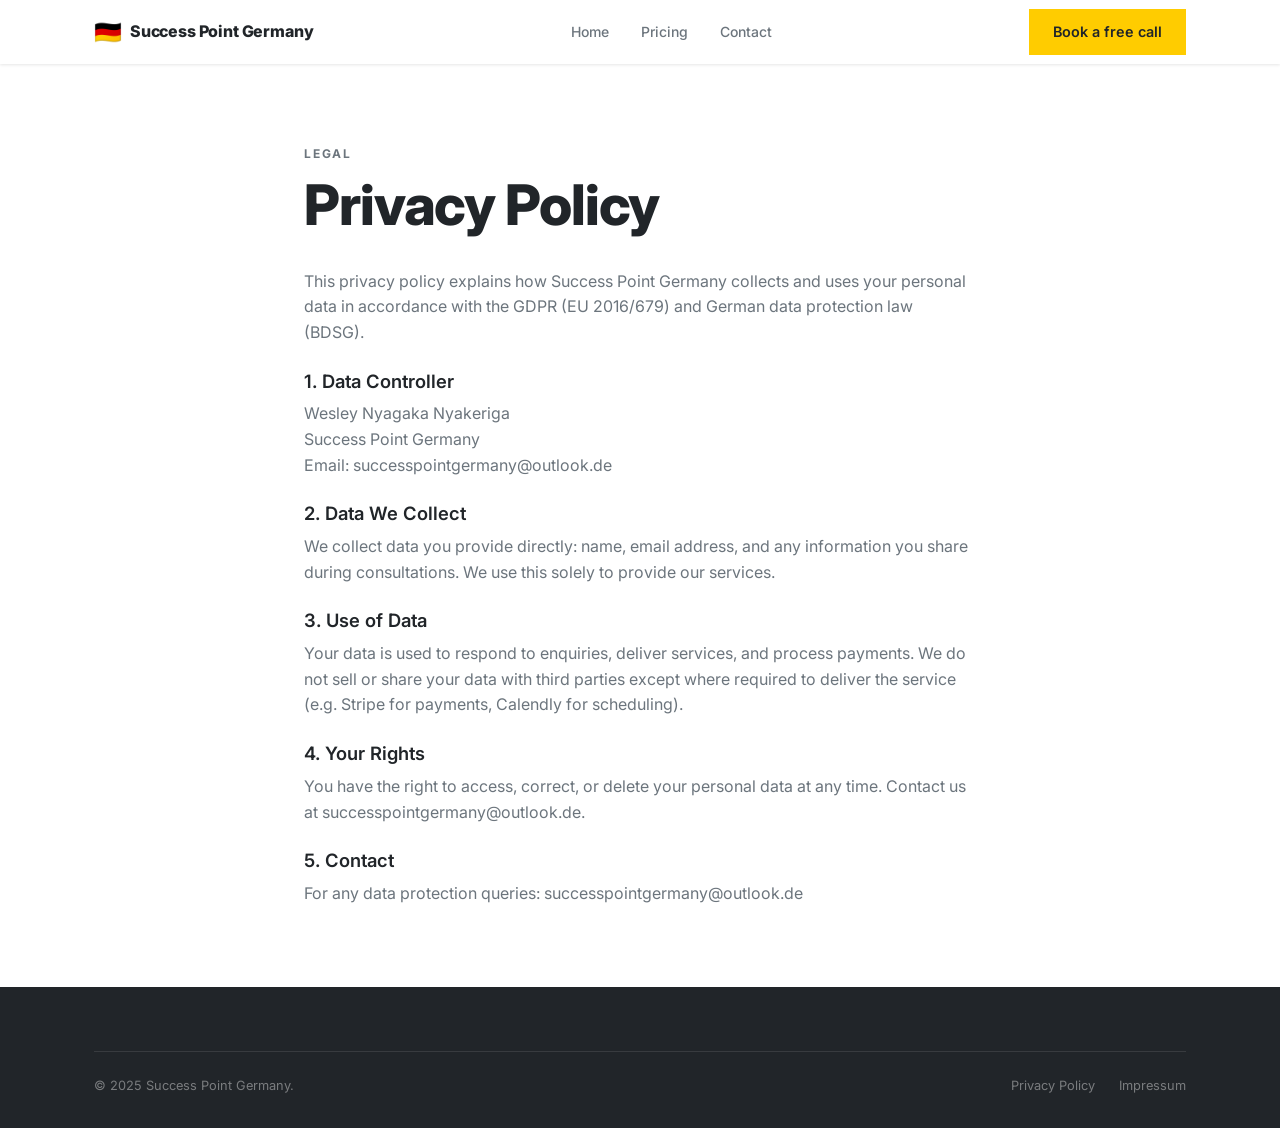
<file: privacy.html>
<!DOCTYPE html>
<html lang="en">
<head><meta charset="UTF-8"><meta name="viewport" content="width=device-width, initial-scale=1"><title>Privacy Policy – Success Point Germany</title><link rel="stylesheet" href="./style.css"></head>
<body>
<nav class="site-nav"><div class="shell nav-inner"><a href="./index.html" class="nav-logo"><span class="flag">🇩🇪</span><span>Success Point Germany</span></a><ul class="nav-links"><li><a href="./index.html">Home</a></li><li><a href="./pricing.html">Pricing</a></li><li><a href="./contact.html">Contact</a></li></ul><div class="nav-cta"><a href="./contact.html" class="btn btn-yellow">Book a free call</a></div></div></nav>
<section><div class="shell" style="max-width:720px;">
<span class="kicker">Legal</span>
<h1 style="margin-bottom:2rem;">Privacy Policy</h1>
<p style="color:var(--grey-text); margin-bottom:1rem;">This privacy policy explains how Success Point Germany collects and uses your personal data in accordance with the GDPR (EU 2016/679) and German data protection law (BDSG).</p>
<h3 style="margin:1.5rem 0 0.5rem;">1. Data Controller</h3>
<p style="color:var(--grey-text);">Wesley Nyagaka Nyakeriga<br>Success Point Germany<br>Email: successpointgermany@outlook.de</p>
<h3 style="margin:1.5rem 0 0.5rem;">2. Data We Collect</h3>
<p style="color:var(--grey-text);">We collect data you provide directly: name, email address, and any information you share during consultations. We use this solely to provide our services.</p>
<h3 style="margin:1.5rem 0 0.5rem;">3. Use of Data</h3>
<p style="color:var(--grey-text);">Your data is used to respond to enquiries, deliver services, and process payments. We do not sell or share your data with third parties except where required to deliver the service (e.g. Stripe for payments, Calendly for scheduling).</p>
<h3 style="margin:1.5rem 0 0.5rem;">4. Your Rights</h3>
<p style="color:var(--grey-text);">You have the right to access, correct, or delete your personal data at any time. Contact us at successpointgermany@outlook.de.</p>
<h3 style="margin:1.5rem 0 0.5rem;">5. Contact</h3>
<p style="color:var(--grey-text);">For any data protection queries: successpointgermany@outlook.de</p>
</div></section>
<footer class="site-footer"><div class="shell"><div class="footer-bottom"><span>© 2025 Success Point Germany.</span><div style="display:flex;gap:1.5rem;"><a href="./privacy.html">Privacy Policy</a><a href="./impressum.html">Impressum</a></div></div></div></footer>
</body></html>
</file>
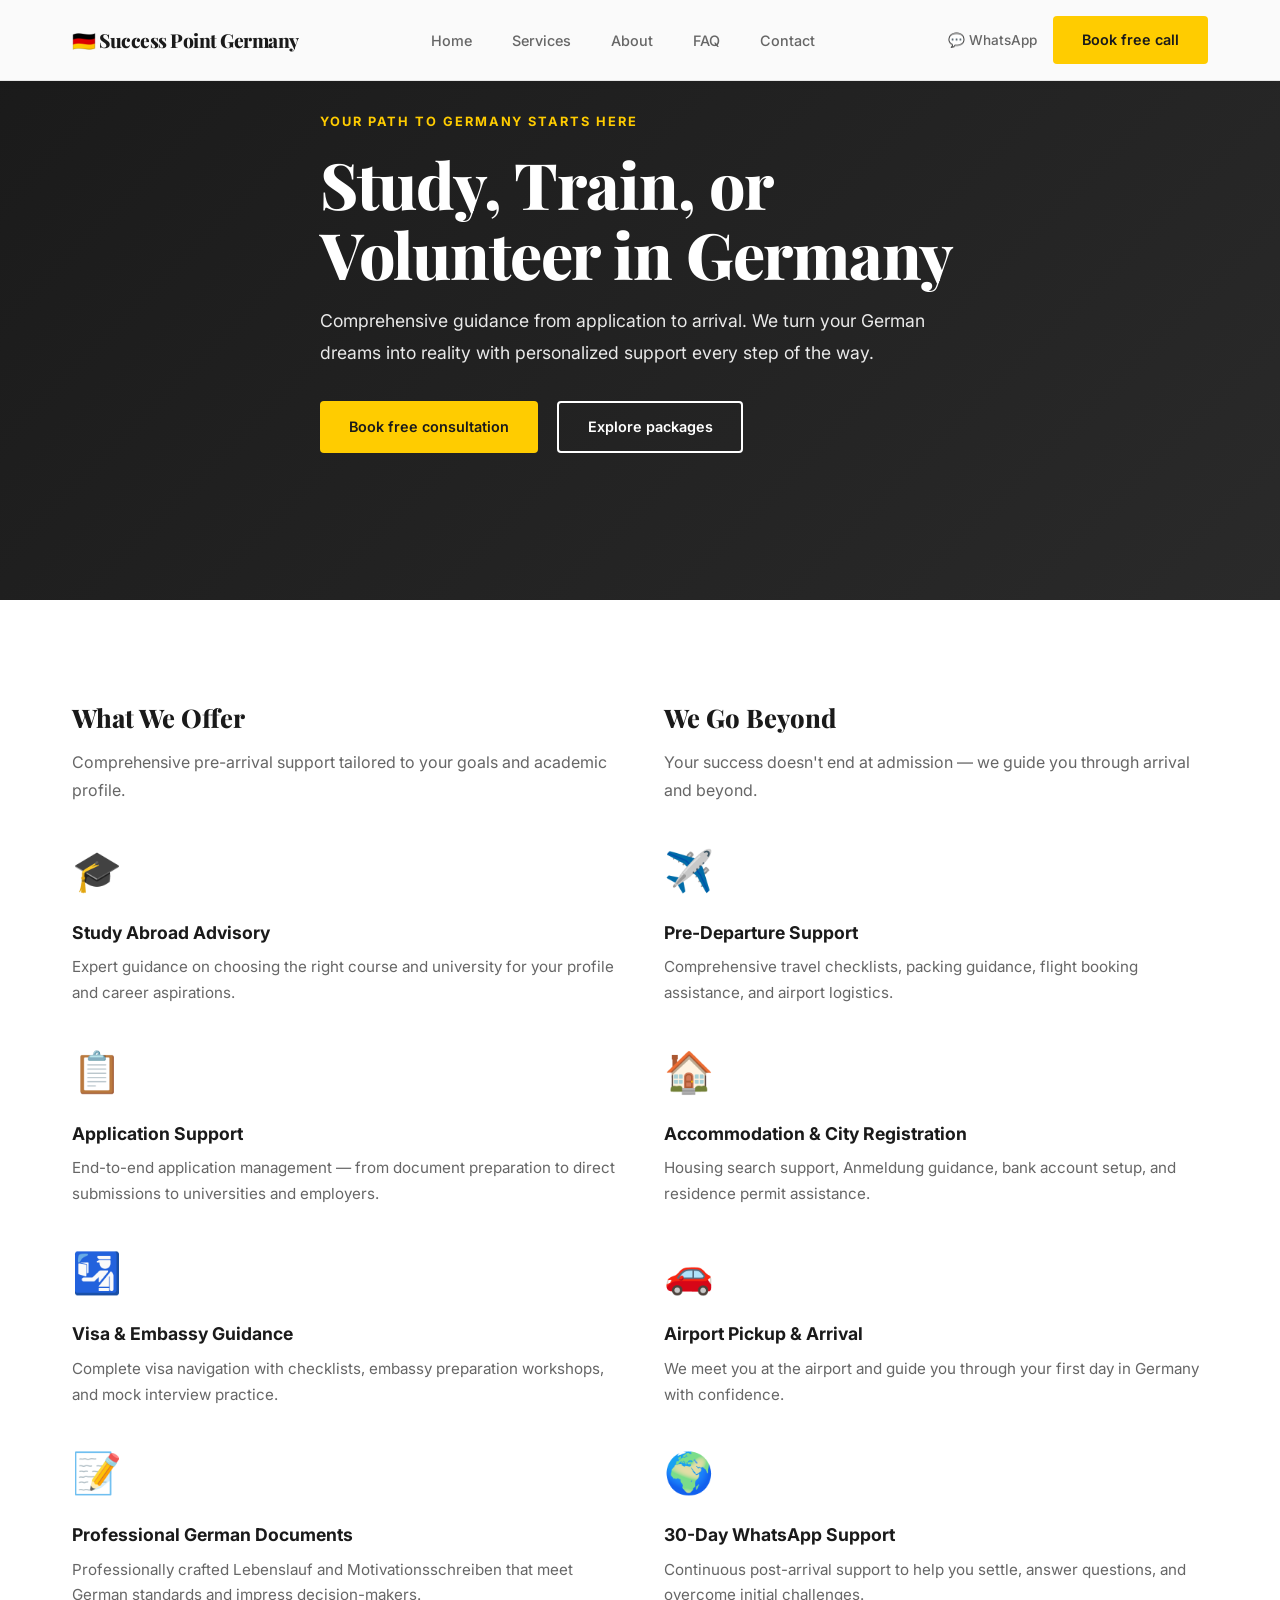
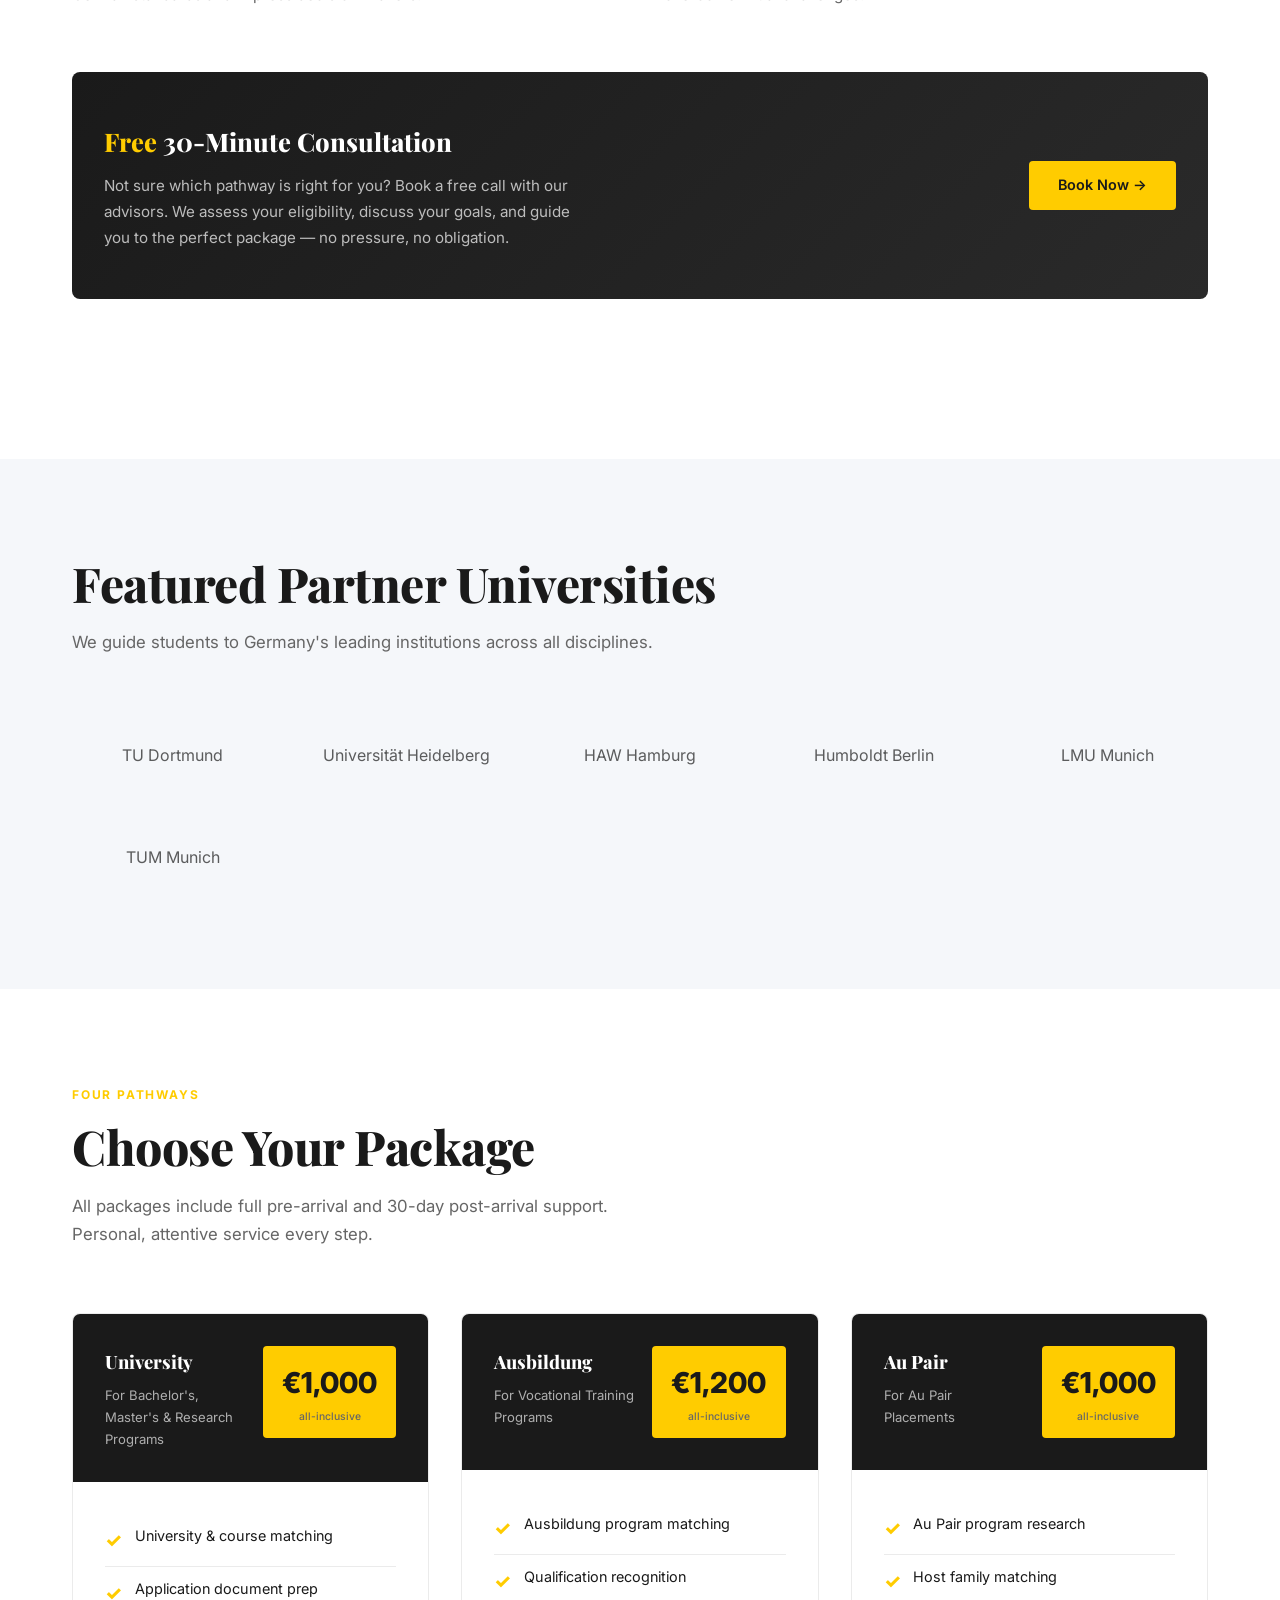
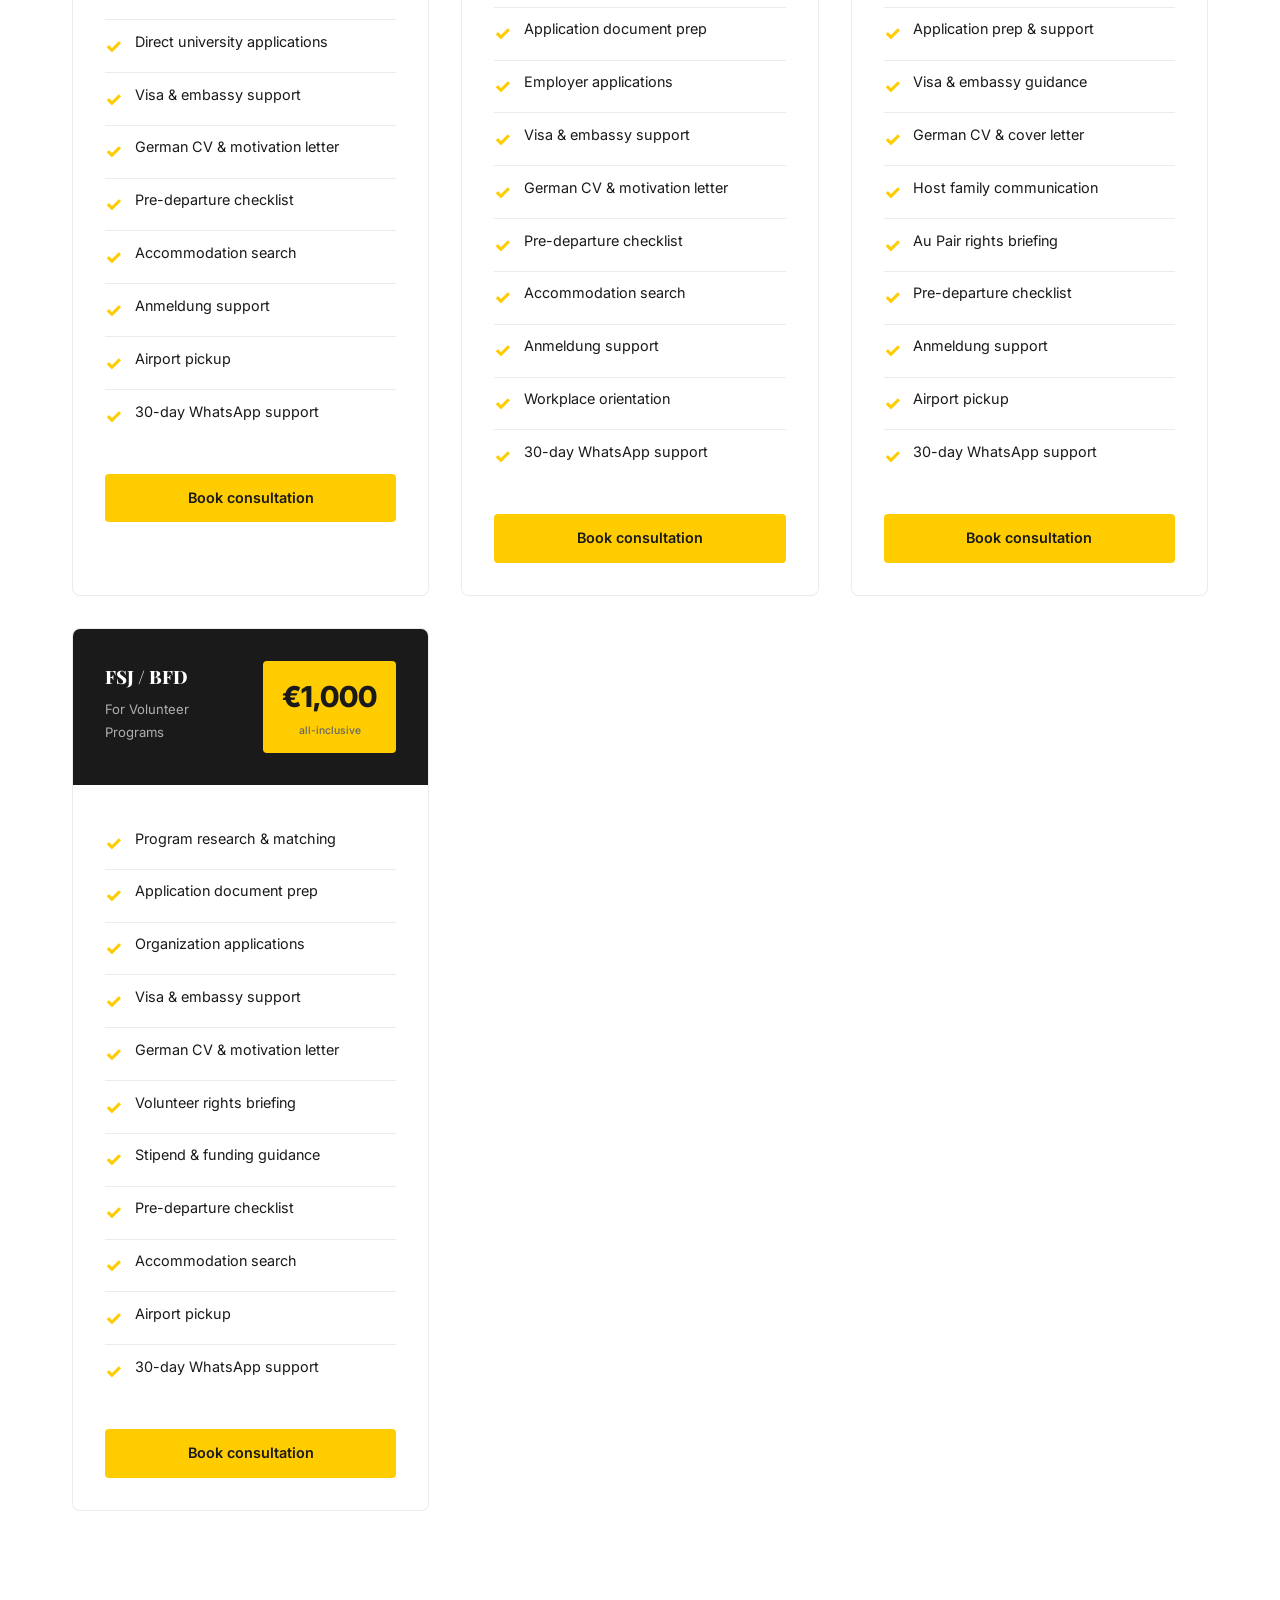
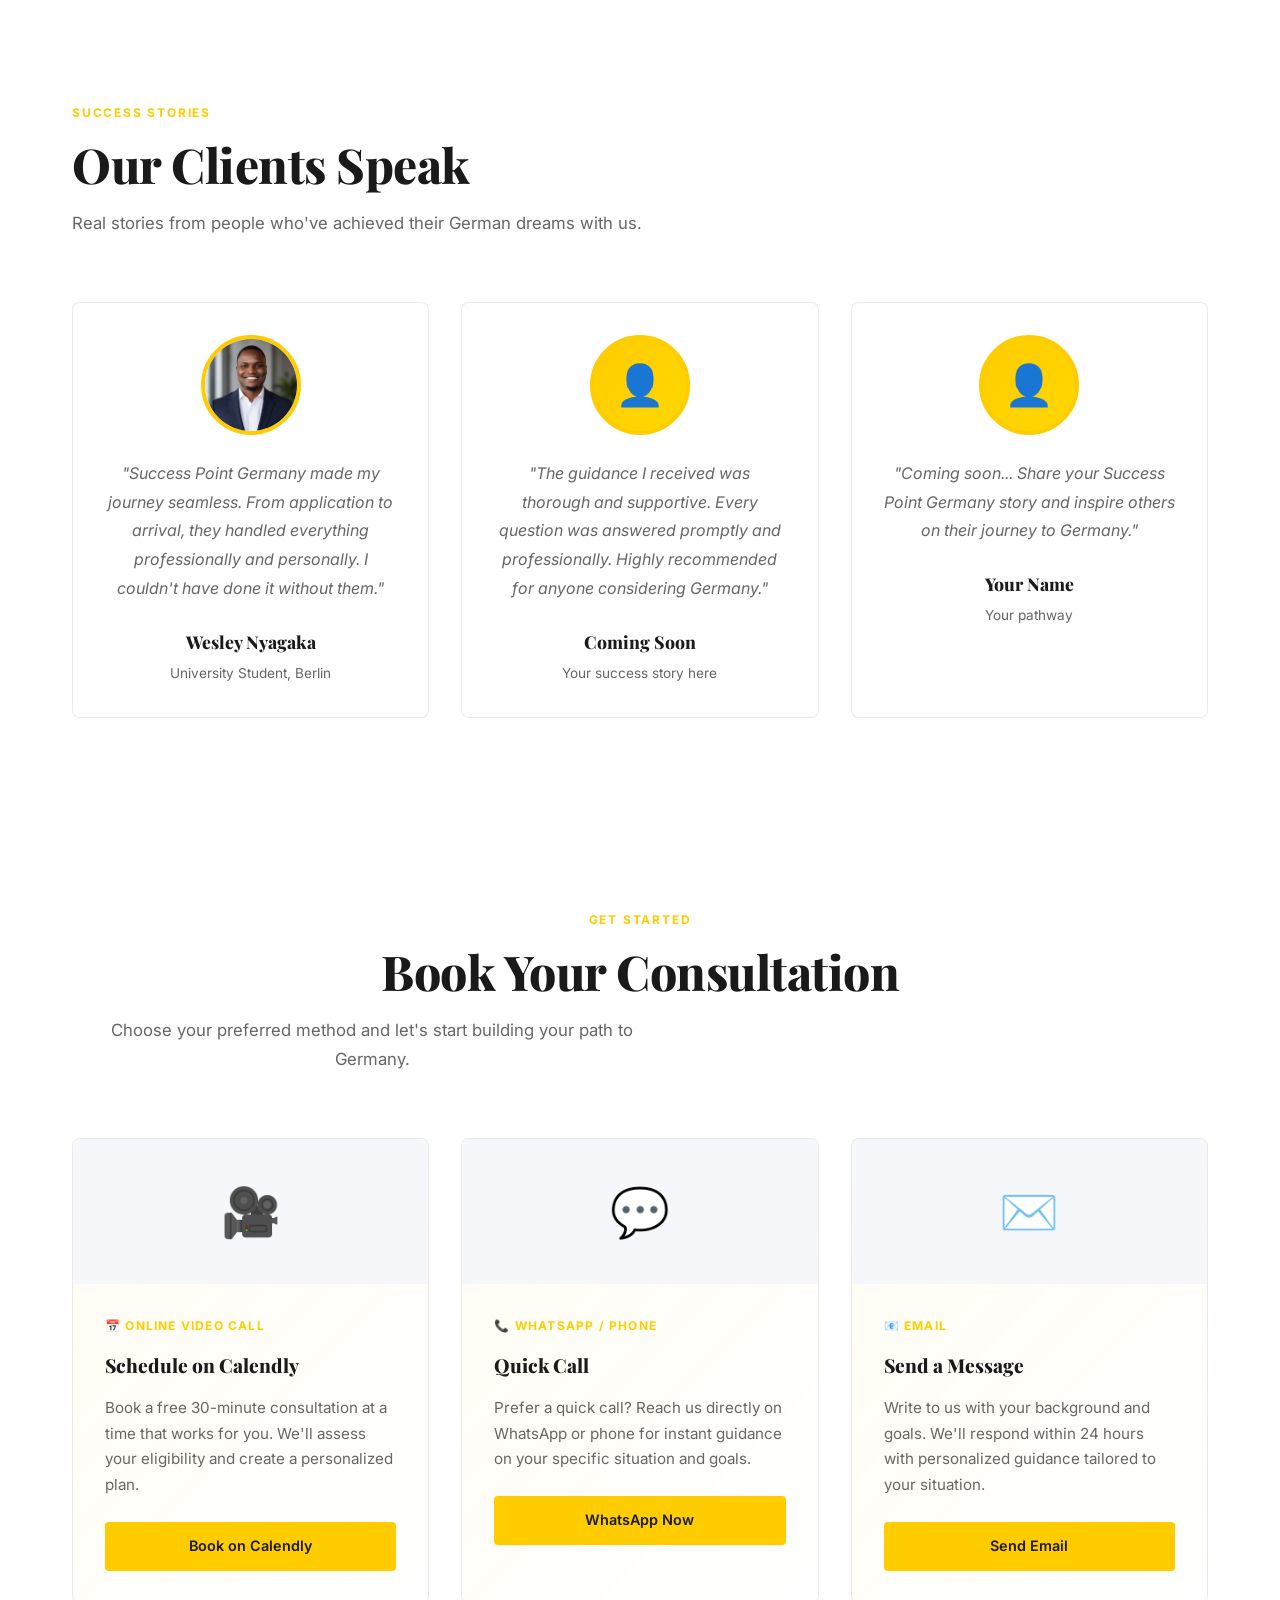
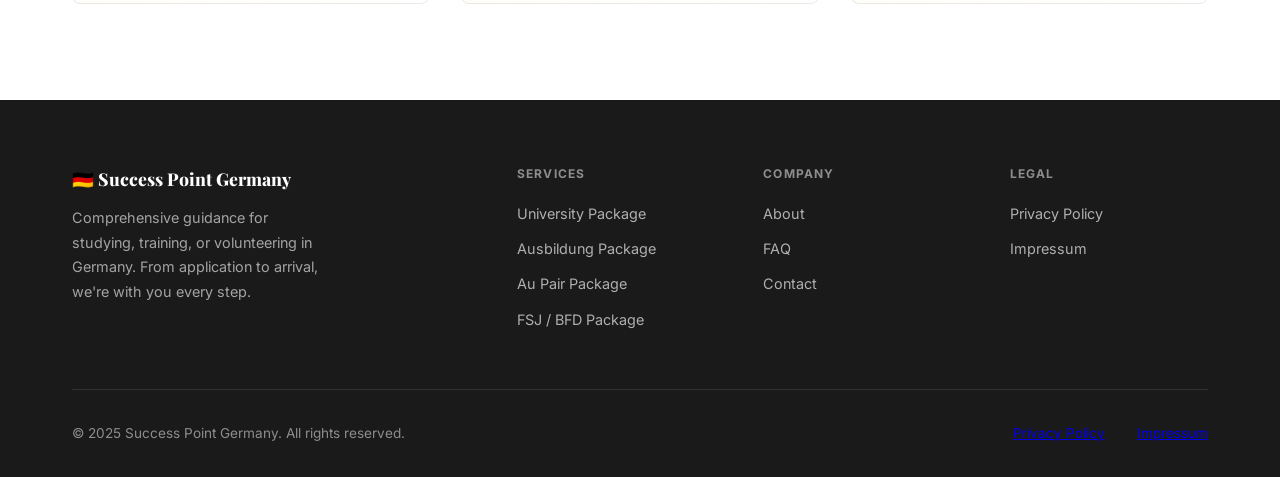
<file: services.html>
<!DOCTYPE html>
<html lang="en">
<head>
  <meta charset="UTF-8">
  <meta name="viewport" content="width=device-width, initial-scale=1">
  <title>Services – Success Point Germany</title>
  <link href="https://fonts.googleapis.com/css2?family=Playfair+Display:wght@700;800&family=Inter:wght@300;400;500;600;700&display=swap" rel="stylesheet">
  <style>
    * { margin: 0; padding: 0; box-sizing: border-box; }
    html { scroll-behavior: smooth; }
    body { font-family: 'Inter', sans-serif; color: #1a1a1a; background: #fff; line-height: 1.7; }

    :root {
      --yellow: #FFCC00;
      --yellow-dark: #D4A800;
      --black: #1a1a1a;
      --grey-light: #f5f7fa;
      --grey-text: #666;
      --border: rgba(0,0,0,0.08);
    }

    /* ── PREMIUM NAV ── */
    .nav {
      position: fixed;
      top: 0;
      left: 0;
      right: 0;
      z-index: 100;
      background: rgba(255, 255, 255, 0.98);
      backdrop-filter: blur(10px);
      border-bottom: 1px solid var(--border);
      padding: 1rem 0;
      box-shadow: 0 2px 8px rgba(0,0,0,0.05);
    }

    .nav .wrap {
      display: flex;
      align-items: center;
      justify-content: space-between;
      max-width: 1200px;
      margin: 0 auto;
      padding: 0 2rem;
    }

    .nav-logo {
      font-family: 'Playfair Display', serif;
      font-size: 1.2rem;
      font-weight: 800;
      letter-spacing: -0.5px;
      text-decoration: none;
      color: var(--black);
      display: flex;
      align-items: center;
      gap: 0.5rem;
    }

    .nav-links {
      display: flex;
      gap: 2.5rem;
      list-style: none;
      margin: 0;
      padding: 0;
    }

    .nav-links a {
      font-size: 0.9rem;
      font-weight: 500;
      color: var(--grey-text);
      text-decoration: none;
      transition: color 0.3s ease;
      position: relative;
    }

    .nav-links a:hover {
      color: var(--black);
    }

    .nav-links a::after {
      content: '';
      position: absolute;
      bottom: -5px;
      left: 0;
      width: 0;
      height: 2px;
      background: var(--yellow);
      transition: width 0.3s ease;
    }

    .nav-links a:hover::after {
      width: 100%;
    }

    .nav-cta {
      display: flex;
      gap: 1rem;
      align-items: center;
    }

    .nav-cta-text {
      font-size: 0.85rem;
      font-weight: 500;
      color: var(--grey-text);
      text-decoration: none;
      display: flex;
      align-items: center;
      gap: 0.4rem;
      transition: color 0.3s;
    }

    .nav-cta-text:hover {
      color: var(--black);
    }

    .btn {
      display: inline-flex;
      align-items: center;
      padding: 0.75rem 1.8rem;
      font-size: 0.9rem;
      font-weight: 600;
      background: var(--yellow);
      color: var(--black);
      border: none;
      cursor: pointer;
      text-decoration: none;
      transition: all 0.3s cubic-bezier(0.4, 0, 0.2, 1);
      border-radius: 4px;
    }

    .btn:hover {
      background: var(--yellow-dark);
      transform: translateY(-2px);
      box-shadow: 0 8px 24px rgba(0,0,0,0.12);
    }

    .btn-outline {
      background: transparent;
      color: #fff;
      border: 2px solid #fff;
    }

    .btn-outline:hover {
      background: rgba(255,255,255,0.1);
      border-color: var(--yellow);
    }

    @media (max-width: 768px) {
      .nav-links { display: none; }
      .nav-cta-text { display: none; }
      .btn { padding: 0.65rem 1.2rem; font-size: 0.8rem; }
    }

    body { padding-top: 60px; }

    /* ── HERO ── */
    .hero {
      position: relative;
      height: 600px;
      background: linear-gradient(135deg, #1a1a1a 0%, #2a2a2a 100%);
      color: #fff;
      display: flex;
      align-items: center;
      overflow: hidden;
      margin-top: -60px;
      padding-top: 60px;
    }

    .hero::before {
      content: '';
      position: absolute;
      inset: 0;
      background: url('frankfurt.jpg') center/cover;
      opacity: 0.4;
    }

    .hero .wrap {
      position: relative;
      z-index: 2;
    }

    .hero-content { max-width: 640px; }
    .hero-kicker { font-size: 0.8rem; font-weight: 700; letter-spacing: 0.15em; text-transform: uppercase; color: var(--yellow); margin-bottom: 1rem; }
    .hero h1 { font-family: 'Playfair Display', serif; font-size: clamp(2.5rem, 6vw, 4rem); font-weight: 800; line-height: 1.1; margin-bottom: 1rem; letter-spacing: -1px; }
    .hero p { font-size: 1.1rem; line-height: 1.8; opacity: 0.9; margin-bottom: 2rem; }
    .hero-actions { display: flex; gap: 1.2rem; flex-wrap: wrap; }

    /* ── SECTIONS ── */
    section { padding: 6rem 0; }
    .wrap { max-width: 1200px; margin: 0 auto; padding: 0 2rem; }
    .section-head { margin-bottom: 4rem; }
    .section-head .kicker { font-size: 0.75rem; font-weight: 700; letter-spacing: 0.15em; text-transform: uppercase; color: var(--yellow); margin-bottom: 0.8rem; }
    .section-head h2 { font-family: 'Playfair Display', serif; font-size: clamp(2rem, 5vw, 3rem); font-weight: 800; line-height: 1.2; margin-bottom: 1rem; letter-spacing: -0.5px; }
    .section-head p { font-size: 1.05rem; color: var(--grey-text); max-width: 600px; }

    /* ── SERVICES GRID ── */
    .services-grid { display: grid; grid-template-columns: 1fr 1fr; gap: 3rem; }
    .svc-col-title { font-family: 'Playfair Display', serif; font-size: 1.6rem; font-weight: 800; margin-bottom: 0.5rem; }
    .svc-col-desc { font-size: 1rem; color: var(--grey-text); margin-bottom: 2rem; line-height: 1.8; }
    .svc-item { margin-bottom: 2rem; opacity: 0; animation: slideIn 0.6s ease-out forwards; }
    .svc-item:nth-child(1) { animation-delay: 0.1s; }
    .svc-item:nth-child(2) { animation-delay: 0.2s; }
    .svc-item:nth-child(3) { animation-delay: 0.3s; }
    .svc-item:nth-child(4) { animation-delay: 0.4s; }
    .svc-item:nth-child(5) { animation-delay: 0.5s; }
    .svc-item:hover { transform: translateX(8px); }
    .svc-icon { font-size: 2.5rem; margin-bottom: 0.8rem; }
    .svc-item h3 { font-size: 1.1rem; font-weight: 700; margin-bottom: 0.4rem; }
    .svc-item p { font-size: 0.95rem; color: var(--grey-text); line-height: 1.7; }

    @keyframes slideIn { from { opacity: 0; transform: translateY(20px); } to { opacity: 1; transform: translateY(0); } }

    /* ── BANNER ── */
    .banner { background: linear-gradient(135deg, #1a1a1a 0%, #2a2a2a 100%); color: #fff; padding: 3rem 2rem; border-radius: 8px; display: flex; align-items: center; justify-content: space-between; gap: 3rem; margin: 2rem 0 4rem; }
    .banner h3 { font-family: 'Playfair Display', serif; font-size: 1.6rem; font-weight: 800; margin-bottom: 0.6rem; }
    .banner h3 span { color: var(--yellow); }
    .banner p { font-size: 0.95rem; color: rgba(255,255,255,0.7); max-width: 480px; line-height: 1.7; }

    /* ── UNIVERSITIES ── */
    .unis-section { background: var(--grey-light); }
    .unis-grid { display: grid; grid-template-columns: repeat(auto-fit, minmax(180px, 1fr)); gap: 2rem; align-items: center; justify-items: center; }
    .uni-logo { height: 70px; display: flex; align-items: center; justify-content: center; opacity: 0.7; transition: all 0.3s; }
    .uni-logo:hover { opacity: 1; transform: scale(1.08); }

    /* ── PACKAGES ── */
    .pkg-grid { display: grid; grid-template-columns: repeat(auto-fit, minmax(300px, 1fr)); gap: 2rem; }
    .pkg-card { background: #fff; border: 1px solid var(--border); border-radius: 8px; overflow: hidden; transition: all 0.4s cubic-bezier(0.4, 0, 0.2, 1); }
    .pkg-card:hover { transform: translateY(-12px); box-shadow: 0 20px 60px rgba(0,0,0,0.15); border-color: var(--yellow); }
    .pkg-card:hover .pkg-hdr { background: linear-gradient(135deg, #1a1a1a 0%, #000 100%); }
    .pkg-hdr { background: var(--black); color: #fff; padding: 2rem; display: flex; align-items: flex-start; justify-content: space-between; gap: 1rem; transition: all 0.3s; }
    .pkg-hdr-text h3 { font-family: 'Playfair Display', serif; font-size: 1.15rem; font-weight: 800; margin-bottom: 0.4rem; }
    .pkg-hdr-text p { font-size: 0.82rem; color: rgba(255,255,255,0.65); }
    .pkg-price { background: var(--yellow); color: var(--black); padding: 0.8rem 1.2rem; font-size: 1.8rem; font-weight: 800; white-space: nowrap; text-align: center; border-radius: 4px; }
    .pkg-price span { display: block; font-size: 0.65rem; font-weight: 500; color: var(--grey-text); }
    .pkg-body { padding: 2rem; }
    .pkg-body ul { list-style: none; }
    .pkg-body li { font-size: 0.9rem; padding: 0.6rem 0; border-bottom: 1px solid var(--border); display: flex; align-items: flex-start; gap: 0.8rem; }
    .pkg-body li:last-child { border-bottom: none; }
    .pkg-body li::before { content: "✓"; color: var(--yellow); font-weight: 800; font-size: 1.2rem; flex-shrink: 0; }
    .pkg-foot { padding: 0 2rem 2rem; }
    .pkg-foot .btn { width: 100%; justify-content: center; }

    /* ── TESTIMONIALS ── */
    .testimonials-grid { display: grid; grid-template-columns: repeat(auto-fit, minmax(320px, 1fr)); gap: 2rem; }
    .testimonial-card { background: #fff; border: 1px solid var(--border); border-radius: 8px; padding: 2rem; text-align: center; transition: all 0.3s; }
    .testimonial-card:hover { transform: translateY(-8px); box-shadow: 0 16px 48px rgba(0,0,0,0.1); }
    .testimonial-avatar { width: 100px; height: 100px; border-radius: 50%; margin: 0 auto 1.5rem; border: 4px solid var(--yellow); overflow: hidden; }
    .testimonial-avatar img { width: 100%; height: 100%; object-fit: cover; }
    .testimonial-quote { font-size: 1rem; line-height: 1.8; color: var(--grey-text); margin-bottom: 1.5rem; font-style: italic; }
    .testimonial-author { font-family: 'Playfair Display', serif; font-size: 1.1rem; font-weight: 800; margin-bottom: 0.3rem; }
    .testimonial-role { font-size: 0.85rem; color: var(--grey-text); }

    /* ── APPOINTMENTS ── */
    .appt-grid { display: grid; grid-template-columns: repeat(auto-fit, minmax(300px, 1fr)); gap: 2rem; }
    .appt-card { background: linear-gradient(135deg, rgba(255,204,0,0.05) 0%, transparent 100%); border: 1px solid var(--border); border-radius: 8px; overflow: hidden; transition: all 0.3s; }
    .appt-card:hover { transform: translateY(-8px); border-color: var(--yellow); box-shadow: 0 12px 40px rgba(255,204,0,0.08); }
    .appt-icon { font-size: 3rem; padding: 2rem; text-align: center; background: var(--grey-light); }
    .appt-body { padding: 2rem; }
    .appt-type { font-size: 0.75rem; font-weight: 700; letter-spacing: 0.1em; text-transform: uppercase; color: var(--yellow); margin-bottom: 0.8rem; }
    .appt-body h3 { font-family: 'Playfair Display', serif; font-size: 1.2rem; font-weight: 800; margin-bottom: 0.8rem; }
    .appt-body p { font-size: 0.95rem; color: var(--grey-text); margin-bottom: 1.5rem; line-height: 1.7; }
    .appt-body .btn { width: 100%; justify-content: center; }

    /* ── FOOTER ── */
    .footer { background: var(--black); color: #fff; padding: 4rem 0 2rem; }
    .footer-grid { display: grid; grid-template-columns: 2fr 1fr 1fr 1fr; gap: 3rem; margin-bottom: 3rem; }
    .footer-brand .logo { font-family: 'Playfair Display', serif; font-size: 1.1rem; font-weight: 800; margin-bottom: 0.8rem; }
    .footer-brand p { font-size: 0.9rem; color: rgba(255,255,255,0.6); line-height: 1.7; max-width: 260px; }
    .footer-col h4 { font-size: 0.75rem; font-weight: 700; letter-spacing: 0.1em; text-transform: uppercase; color: rgba(255,255,255,0.5); margin-bottom: 1rem; }
    .footer-col ul { list-style: none; }
    .footer-col li { margin-bottom: 0.5rem; }
    .footer-col a { font-size: 0.9rem; color: rgba(255,255,255,0.65); text-decoration: none; transition: color 0.3s; }
    .footer-col a:hover { color: var(--yellow); }
    .footer-bottom { border-top: 1px solid rgba(255,255,255,0.1); padding-top: 2rem; display: flex; justify-content: space-between; font-size: 0.85rem; color: rgba(255,255,255,0.5); }

    @media (max-width: 768px) {
      .services-grid { grid-template-columns: 1fr; }
      .banner { flex-direction: column; text-align: center; }
      .footer-grid { grid-template-columns: 1fr; }
    }
  </style>
</head>
<body>

<!-- ── NAV ── -->
<nav class="nav">
  <div class="wrap">
    <a href="https://successpointgermany.com" class="nav-logo">🇩🇪 Success Point Germany</a>
    <ul class="nav-links">
      <li><a href="https://successpointgermany.com/">Home</a></li>
      <li><a href="https://successpointgermany.com/services.html">Services</a></li>
      <li><a href="https://successpointgermany.com/about.html">About</a></li>
      <li><a href="https://successpointgermany.com/faq.html">FAQ</a></li>
      <li><a href="https://successpointgermany.com/contact.html">Contact</a></li>
    </ul>
    <div class="nav-cta">
      <a href="https://wa.me/491712009762" class="nav-cta-text">💬 WhatsApp</a>
      <a href="https://calendly.com/successpointgermany" target="_blank" class="btn">Book free call</a>
    </div>
  </div>
</nav>

<!-- ── HERO ── -->
<section class="hero">
  <div class="wrap">
    <div class="hero-content">
      <div class="hero-kicker">Your path to Germany starts here</div>
      <h1>Study, Train, or Volunteer in Germany</h1>
      <p>Comprehensive guidance from application to arrival. We turn your German dreams into reality with personalized support every step of the way.</p>
      <div class="hero-actions">
        <a href="https://calendly.com/successpointgermany" target="_blank" class="btn">Book free consultation</a>
        <a href="#packages" class="btn btn-outline">Explore packages</a>
      </div>
    </div>
  </div>
</section>

<!-- ── SERVICES ── -->
<section>
  <div class="wrap">
    <div class="services-grid">
      <div>
        <h3 class="svc-col-title">What We Offer</h3>
        <p class="svc-col-desc">Comprehensive pre-arrival support tailored to your goals and academic profile.</p>
        
        <div class="svc-item">
          <div class="svc-icon">🎓</div>
          <h3>Study Abroad Advisory</h3>
          <p>Expert guidance on choosing the right course and university for your profile and career aspirations.</p>
        </div>
        <div class="svc-item">
          <div class="svc-icon">📋</div>
          <h3>Application Support</h3>
          <p>End-to-end application management — from document preparation to direct submissions to universities and employers.</p>
        </div>
        <div class="svc-item">
          <div class="svc-icon">🛂</div>
          <h3>Visa & Embassy Guidance</h3>
          <p>Complete visa navigation with checklists, embassy preparation workshops, and mock interview practice.</p>
        </div>
        <div class="svc-item">
          <div class="svc-icon">📝</div>
          <h3>Professional German Documents</h3>
          <p>Professionally crafted Lebenslauf and Motivationsschreiben that meet German standards and impress decision-makers.</p>
        </div>
      </div>

      <div>
        <h3 class="svc-col-title">We Go Beyond</h3>
        <p class="svc-col-desc">Your success doesn't end at admission — we guide you through arrival and beyond.</p>
        
        <div class="svc-item">
          <div class="svc-icon">✈️</div>
          <h3>Pre-Departure Support</h3>
          <p>Comprehensive travel checklists, packing guidance, flight booking assistance, and airport logistics.</p>
        </div>
        <div class="svc-item">
          <div class="svc-icon">🏠</div>
          <h3>Accommodation & City Registration</h3>
          <p>Housing search support, Anmeldung guidance, bank account setup, and residence permit assistance.</p>
        </div>
        <div class="svc-item">
          <div class="svc-icon">🚗</div>
          <h3>Airport Pickup & Arrival</h3>
          <p>We meet you at the airport and guide you through your first day in Germany with confidence.</p>
        </div>
        <div class="svc-item">
          <div class="svc-icon">🌍</div>
          <h3>30-Day WhatsApp Support</h3>
          <p>Continuous post-arrival support to help you settle, answer questions, and overcome initial challenges.</p>
        </div>
      </div>
    </div>

    <div class="banner">
      <div>
        <h3><span>Free</span> 30-Minute Consultation</h3>
        <p>Not sure which pathway is right for you? Book a free call with our advisors. We assess your eligibility, discuss your goals, and guide you to the perfect package — no pressure, no obligation.</p>
      </div>
      <a href="https://calendly.com/successpointgermany" target="_blank" class="btn" style="white-space:nowrap">Book Now →</a>
    </div>
  </div>
</section>

<!-- ── UNIVERSITIES ── -->
<section class="unis-section">
  <div class="wrap">
    <div class="section-head">
      <h2>Featured Partner Universities</h2>
      <p>We guide students to Germany's leading institutions across all disciplines.</p>
    </div>
    <div class="unis-grid">
      <div class="uni-logo">TU Dortmund</div>
      <div class="uni-logo">Universität Heidelberg</div>
      <div class="uni-logo">HAW Hamburg</div>
      <div class="uni-logo">Humboldt Berlin</div>
      <div class="uni-logo">LMU Munich</div>
      <div class="uni-logo">TUM Munich</div>
    </div>
  </div>
</section>

<!-- ── PACKAGES ── -->
<section id="packages">
  <div class="wrap">
    <div class="section-head">
      <div class="kicker">Four Pathways</div>
      <h2>Choose Your Package</h2>
      <p>All packages include full pre-arrival and 30-day post-arrival support. Personal, attentive service every step.</p>
    </div>

    <div class="pkg-grid">
      <div class="pkg-card">
        <div class="pkg-hdr">
          <div class="pkg-hdr-text">
            <h3>University</h3>
            <p>For Bachelor's, Master's & Research Programs</p>
          </div>
          <div class="pkg-price">€1,000<span>all-inclusive</span></div>
        </div>
        <div class="pkg-body">
          <ul>
            <li>University & course matching</li>
            <li>Application document prep</li>
            <li>Direct university applications</li>
            <li>Visa & embassy support</li>
            <li>German CV & motivation letter</li>
            <li>Pre-departure checklist</li>
            <li>Accommodation search</li>
            <li>Anmeldung support</li>
            <li>Airport pickup</li>
            <li>30-day WhatsApp support</li>
          </ul>
        </div>
        <div class="pkg-foot">
          <a href="https://calendly.com/successpointgermany" target="_blank" class="btn">Book consultation</a>
        </div>
      </div>

      <div class="pkg-card">
        <div class="pkg-hdr">
          <div class="pkg-hdr-text">
            <h3>Ausbildung</h3>
            <p>For Vocational Training Programs</p>
          </div>
          <div class="pkg-price">€1,200<span>all-inclusive</span></div>
        </div>
        <div class="pkg-body">
          <ul>
            <li>Ausbildung program matching</li>
            <li>Qualification recognition</li>
            <li>Application document prep</li>
            <li>Employer applications</li>
            <li>Visa & embassy support</li>
            <li>German CV & motivation letter</li>
            <li>Pre-departure checklist</li>
            <li>Accommodation search</li>
            <li>Anmeldung support</li>
            <li>Workplace orientation</li>
            <li>30-day WhatsApp support</li>
          </ul>
        </div>
        <div class="pkg-foot">
          <a href="https://calendly.com/successpointgermany" target="_blank" class="btn">Book consultation</a>
        </div>
      </div>

      <div class="pkg-card">
        <div class="pkg-hdr">
          <div class="pkg-hdr-text">
            <h3>Au Pair</h3>
            <p>For Au Pair Placements</p>
          </div>
          <div class="pkg-price">€1,000<span>all-inclusive</span></div>
        </div>
        <div class="pkg-body">
          <ul>
            <li>Au Pair program research</li>
            <li>Host family matching</li>
            <li>Application prep & support</li>
            <li>Visa & embassy guidance</li>
            <li>German CV & cover letter</li>
            <li>Host family communication</li>
            <li>Au Pair rights briefing</li>
            <li>Pre-departure checklist</li>
            <li>Anmeldung support</li>
            <li>Airport pickup</li>
            <li>30-day WhatsApp support</li>
          </ul>
        </div>
        <div class="pkg-foot">
          <a href="https://calendly.com/successpointgermany" target="_blank" class="btn">Book consultation</a>
        </div>
      </div>

      <div class="pkg-card">
        <div class="pkg-hdr">
          <div class="pkg-hdr-text">
            <h3>FSJ / BFD</h3>
            <p>For Volunteer Programs</p>
          </div>
          <div class="pkg-price">€1,000<span>all-inclusive</span></div>
        </div>
        <div class="pkg-body">
          <ul>
            <li>Program research & matching</li>
            <li>Application document prep</li>
            <li>Organization applications</li>
            <li>Visa & embassy support</li>
            <li>German CV & motivation letter</li>
            <li>Volunteer rights briefing</li>
            <li>Stipend & funding guidance</li>
            <li>Pre-departure checklist</li>
            <li>Accommodation search</li>
            <li>Airport pickup</li>
            <li>30-day WhatsApp support</li>
          </ul>
        </div>
        <div class="pkg-foot">
          <a href="https://calendly.com/successpointgermany" target="_blank" class="btn">Book consultation</a>
        </div>
      </div>
    </div>
  </div>
</section>

<!-- ── TESTIMONIALS ── -->
<section>
  <div class="wrap">
    <div class="section-head">
      <div class="kicker">Success Stories</div>
      <h2>Our Clients Speak</h2>
      <p>Real stories from people who've achieved their German dreams with us.</p>
    </div>

    <div class="testimonials-grid">
      <div class="testimonial-card">
        <div class="testimonial-avatar">
          <img src="wesley.jpg" alt="Wesley">
        </div>
        <p class="testimonial-quote">"Success Point Germany made my journey seamless. From application to arrival, they handled everything professionally and personally. I couldn't have done it without them."</p>
        <div class="testimonial-author">Wesley Nyagaka</div>
        <div class="testimonial-role">University Student, Berlin</div>
      </div>

      <div class="testimonial-card">
        <div class="testimonial-avatar" style="background: linear-gradient(135deg, #FFCC00 0%, #FFD700 100%); display: flex; align-items: center; justify-content: center; font-size: 2.5rem;">👤</div>
        <p class="testimonial-quote">"The guidance I received was thorough and supportive. Every question was answered promptly and professionally. Highly recommended for anyone considering Germany."</p>
        <div class="testimonial-author">Coming Soon</div>
        <div class="testimonial-role">Your success story here</div>
      </div>

      <div class="testimonial-card">
        <div class="testimonial-avatar" style="background: linear-gradient(135deg, #FFCC00 0%, #FFD700 100%); display: flex; align-items: center; justify-content: center; font-size: 2.5rem;">👤</div>
        <p class="testimonial-quote">"Coming soon... Share your Success Point Germany story and inspire others on their journey to Germany."</p>
        <div class="testimonial-author">Your Name</div>
        <div class="testimonial-role">Your pathway</div>
      </div>
    </div>
  </div>
</section>

<!-- ── APPOINTMENTS ── -->
<section>
  <div class="wrap">
    <div class="section-head" style="text-align: center; max-width: 100%; margin-left: auto; margin-right: auto;">
      <div class="kicker">Get Started</div>
      <h2>Book Your Consultation</h2>
      <p>Choose your preferred method and let's start building your path to Germany.</p>
    </div>

    <div class="appt-grid">
      <div class="appt-card">
        <div class="appt-icon">🎥</div>
        <div class="appt-body">
          <div class="appt-type">📅 Online Video Call</div>
          <h3>Schedule on Calendly</h3>
          <p>Book a free 30-minute consultation at a time that works for you. We'll assess your eligibility and create a personalized plan.</p>
          <a href="https://calendly.com/successpointgermany" target="_blank" class="btn">Book on Calendly</a>
        </div>
      </div>

      <div class="appt-card">
        <div class="appt-icon">💬</div>
        <div class="appt-body">
          <div class="appt-type">📞 WhatsApp / Phone</div>
          <h3>Quick Call</h3>
          <p>Prefer a quick call? Reach us directly on WhatsApp or phone for instant guidance on your specific situation and goals.</p>
          <a href="https://wa.me/491712009762" target="_blank" class="btn">WhatsApp Now</a>
        </div>
      </div>

      <div class="appt-card">
        <div class="appt-icon">✉️</div>
        <div class="appt-body">
          <div class="appt-type">📧 Email</div>
          <h3>Send a Message</h3>
          <p>Write to us with your background and goals. We'll respond within 24 hours with personalized guidance tailored to your situation.</p>
          <a href="mailto:successpointgermany@outlook.de" class="btn">Send Email</a>
        </div>
      </div>
    </div>
  </div>
</section>

<!-- ── FOOTER ── -->
<footer class="footer">
  <div class="wrap">
    <div class="footer-grid">
      <div class="footer-brand">
        <div class="logo">🇩🇪 Success Point Germany</div>
        <p>Comprehensive guidance for studying, training, or volunteering in Germany. From application to arrival, we're with you every step.</p>
      </div>
      <div class="footer-col">
        <h4>Services</h4>
        <ul>
          <li><a href="#packages">University Package</a></li>
          <li><a href="#packages">Ausbildung Package</a></li>
          <li><a href="#packages">Au Pair Package</a></li>
          <li><a href="#packages">FSJ / BFD Package</a></li>
        </ul>
      </div>
      <div class="footer-col">
        <h4>Company</h4>
        <ul>
          <li><a href="https://successpointgermany.com/about.html">About</a></li>
          <li><a href="https://successpointgermany.com/faq.html">FAQ</a></li>
          <li><a href="https://successpointgermany.com/contact.html">Contact</a></li>
        </ul>
      </div>
      <div class="footer-col">
        <h4>Legal</h4>
        <ul>
          <li><a href="https://successpointgermany.com/privacy.html">Privacy Policy</a></li>
          <li><a href="https://successpointgermany.com/impressum.html">Impressum</a></li>
        </ul>
      </div>
    </div>
    <div class="footer-bottom">
      <span>© 2025 Success Point Germany. All rights reserved.</span>
      <div style="display: flex; gap: 2rem;">
        <a href="https://successpointgermany.com/privacy.html">Privacy Policy</a>
        <a href="https://successpointgermany.com/impressum.html">Impressum</a>
      </div>
    </div>
  </div>
</footer>

</body>
</html>
</file>
<file: style.css>
/* ═══════════════════════════════════════════════
   SUCCESS POINT GERMANY — Global Stylesheet
   Style: Modern Corporate Minimalist
   Font: Inter | Accent: #FFCC00
═══════════════════════════════════════════════ */

@import url('https://fonts.googleapis.com/css2?family=Inter:wght@300;400;500;600;700;800&display=swap');

:root {
  --yellow: #FFCC00;
  --yellow-dark: #e6b800;
  --black: #212529;
  --white: #ffffff;
  --grey-light: #f8f9fa;
  --grey-mid: #e9ecef;
  --grey-text: #6c757d;
  --border: rgba(0,0,0,0.1);
  --shadow-sm: 0 1px 3px rgba(0,0,0,0.1);
  --shadow-md: 0 4px 16px rgba(0,0,0,0.1);
  --radius: 0px;
  --radius-pill: 100px;
  --font: 'Inter', sans-serif;
  --max-w: 1140px;
  --transition: 0.2s ease;
}

*, *::before, *::after { box-sizing: border-box; margin: 0; padding: 0; }
html { scroll-behavior: smooth; }
body { font-family: var(--font); font-size: 16px; color: var(--black); background: var(--white); line-height: 1.6; -webkit-font-smoothing: antialiased; }
img { max-width: 100%; display: block; }
a { color: inherit; text-decoration: none; }

/* ── Shell ── */
.shell { max-width: var(--max-w); margin: 0 auto; padding: 0 1.5rem; }

/* ── Sections ── */
section { padding: 5rem 0; }
section.grey { background: var(--grey-light); }
section.black { background: var(--black); color: var(--white); }
section.yellow { background: var(--yellow); color: var(--black); }

/* ── Typography ── */
.kicker { font-size: 0.75rem; font-weight: 700; letter-spacing: 0.15em; text-transform: uppercase; color: var(--grey-text); margin-bottom: 0.75rem; display: block; }
.kicker.yellow { color: var(--yellow); }
h1 { font-size: clamp(2.25rem, 5vw, 3.5rem); font-weight: 800; line-height: 1.1; letter-spacing: -0.02em; }
h2 { font-size: clamp(1.75rem, 4vw, 2.5rem); font-weight: 700; line-height: 1.15; letter-spacing: -0.02em; }
h3 { font-size: 1.15rem; font-weight: 600; line-height: 1.3; }
p.lead { font-size: 1.1rem; color: var(--grey-text); line-height: 1.7; }
.section-head { max-width: 640px; margin-bottom: 3rem; }
.section-head.center { text-align: center; margin-left: auto; margin-right: auto; }
.section-head h2 { margin-bottom: 0.75rem; }
.section-head p { color: var(--grey-text); font-size: 1rem; }

/* ── Buttons ── */
.btn { display: inline-flex; align-items: center; gap: 0.4rem; padding: 0.7rem 1.5rem; font-family: var(--font); font-size: 0.9rem; font-weight: 600; border: none; cursor: pointer; transition: all var(--transition); border-radius: var(--radius); text-decoration: none; }
.btn-yellow { background: var(--yellow); color: var(--black); }
.btn-yellow:hover { background: var(--yellow-dark); }
.btn-dark { background: var(--black); color: var(--white); }
.btn-dark:hover { background: #343a40; }
.btn-outline { background: transparent; color: var(--black); border: 2px solid var(--black); }
.btn-outline:hover { background: var(--black); color: var(--white); }
.btn-outline-white { background: transparent; color: var(--white); border: 2px solid var(--white); }
.btn-outline-white:hover { background: var(--white); color: var(--black); }
.btn-lg { padding: 0.9rem 2rem; font-size: 1rem; }

/* ── NAV ── */
.site-nav {
  position: sticky; top: 0; z-index: 100;
  background: var(--white);
  box-shadow: var(--shadow-sm);
  padding: 0;
}
.nav-inner {
  display: flex; align-items: center; justify-content: space-between;
  height: 64px;
}
.nav-logo {
  font-size: 1rem; font-weight: 800; letter-spacing: -0.01em;
  display: flex; align-items: center; gap: 0.5rem;
}
.nav-logo .flag { font-size: 1.4rem; }
.nav-links { display: flex; align-items: center; gap: 2rem; list-style: none; }
.nav-links a { font-size: 0.875rem; font-weight: 500; color: var(--grey-text); transition: color var(--transition); }
.nav-links a:hover, .nav-links a.active { color: var(--black); }
.nav-phone { font-size: 0.8rem; font-weight: 600; display: flex; align-items: center; gap: 0.3rem; color: var(--grey-text); }
.nav-cta { display: flex; align-items: center; gap: 0.75rem; }
.hamburger { display: none; background: none; border: none; cursor: pointer; flex-direction: column; gap: 5px; padding: 4px; }
.hamburger span { width: 22px; height: 2px; background: var(--black); display: block; transition: all 0.3s; }
.mobile-menu { display: none; background: var(--white); box-shadow: var(--shadow-md); padding: 1.5rem; flex-direction: column; gap: 1rem; }
.mobile-menu.open { display: flex; }
.mobile-menu a { font-size: 1rem; font-weight: 500; padding: 0.5rem 0; border-bottom: 1px solid var(--grey-mid); }

/* ── HERO ── */
.hero { padding: 5rem 0; background: var(--white); }
.hero-grid { display: grid; grid-template-columns: 1fr 1fr; gap: 4rem; align-items: center; }
.hero-text .kicker { margin-bottom: 1rem; }
.hero-text h1 { margin-bottom: 1.25rem; }
.hero-text p.lead { margin-bottom: 2rem; }
.hero-actions { display: flex; gap: 1rem; flex-wrap: wrap; }
.hero-stats { display: flex; gap: 2rem; margin-top: 2.5rem; padding-top: 2rem; border-top: 1px solid var(--grey-mid); }
.hero-stat .num { font-size: 1.75rem; font-weight: 800; color: var(--black); line-height: 1; }
.hero-stat .num span { color: var(--yellow-dark); }
.hero-stat .label { font-size: 0.78rem; color: var(--grey-text); margin-top: 0.2rem; }
.hero-visual { position: relative; }
.hero-img-main { width: 100%; aspect-ratio: 4/5; object-fit: cover; background: var(--grey-mid); border-radius: 2px; }
.hero-img-placeholder { width: 100%; aspect-ratio: 4/5; background: linear-gradient(135deg, #e9ecef 0%, #dee2e6 100%); display: flex; flex-direction: column; align-items: center; justify-content: center; color: var(--grey-text); font-size: 0.85rem; gap: 0.5rem; }
.hero-img-placeholder .ph-icon { font-size: 3rem; opacity: 0.4; }
.hero-badge { position: absolute; bottom: 1.5rem; left: -1.5rem; background: var(--yellow); padding: 1rem 1.25rem; box-shadow: var(--shadow-md); }
.hero-badge .num { font-size: 1.5rem; font-weight: 800; line-height: 1; }
.hero-badge .text { font-size: 0.72rem; font-weight: 600; text-transform: uppercase; letter-spacing: 0.08em; }

/* ── STATS BAR ── */
.stats-bar { padding: 2.5rem 0; background: var(--black); color: var(--white); }
.stats-grid { display: grid; grid-template-columns: repeat(4, 1fr); gap: 2rem; text-align: center; }
.stat-item .num { font-size: 2.25rem; font-weight: 800; color: var(--yellow); line-height: 1; }
.stat-item .label { font-size: 0.8rem; color: rgba(255,255,255,0.6); margin-top: 0.25rem; }

/* ── WHO WE HELP ── */
.cards-grid { display: grid; grid-template-columns: repeat(3, 1fr); gap: 1.5rem; }
.card { background: var(--white); border: 1px solid var(--grey-mid); padding: 2rem; transition: box-shadow var(--transition), transform var(--transition); }
.card:hover { box-shadow: var(--shadow-md); transform: translateY(-2px); }
.card .card-icon { font-size: 2rem; margin-bottom: 1rem; }
.card h3 { margin-bottom: 0.5rem; }
.card p { font-size: 0.9rem; color: var(--grey-text); margin-bottom: 1rem; }
.card ul { list-style: none; display: flex; flex-direction: column; gap: 0.4rem; }
.card ul li { font-size: 0.85rem; color: var(--grey-text); display: flex; align-items: center; gap: 0.5rem; }
.card ul li::before { content: "→"; color: var(--yellow-dark); font-weight: 700; flex-shrink: 0; }

/* ── PROCESS ── */
.process-grid { display: grid; grid-template-columns: repeat(4, 1fr); gap: 0; }
.process-step { padding: 2rem; border-right: 1px solid var(--grey-mid); position: relative; }
.process-step:last-child { border-right: none; }
.process-num { font-size: 3rem; font-weight: 800; color: var(--yellow); line-height: 1; margin-bottom: 1rem; }
.process-step h3 { margin-bottom: 0.5rem; font-size: 1rem; }
.process-step p { font-size: 0.85rem; color: var(--grey-text); }

/* ── PRICING ── */
.pricing-grid { display: grid; grid-template-columns: repeat(3, 1fr); gap: 1.5rem; }
.pricing-card { border: 1px solid var(--grey-mid); padding: 2rem; display: flex; flex-direction: column; position: relative; transition: box-shadow var(--transition); background: var(--white); }
.pricing-card:hover { box-shadow: var(--shadow-md); }
.pricing-card.featured { border: 2px solid var(--yellow); }
.pricing-badge { position: absolute; top: -13px; left: 50%; transform: translateX(-50%); background: var(--yellow); color: var(--black); font-size: 0.68rem; font-weight: 700; letter-spacing: 0.1em; text-transform: uppercase; padding: 0.25rem 1rem; border-radius: var(--radius-pill); white-space: nowrap; }
.pricing-label { font-size: 0.7rem; font-weight: 700; letter-spacing: 0.12em; text-transform: uppercase; color: var(--grey-text); margin-bottom: 0.4rem; }
.pricing-name { font-size: 1.4rem; font-weight: 700; margin-bottom: 0.4rem; }
.pricing-desc { font-size: 0.875rem; color: var(--grey-text); margin-bottom: 1.5rem; line-height: 1.5; }
.pricing-amount { font-size: 2.5rem; font-weight: 800; line-height: 1; margin-bottom: 0.2rem; }
.pricing-amount span { font-size: 1rem; font-weight: 400; color: var(--grey-text); }
.pricing-note { font-size: 0.78rem; color: var(--grey-text); margin-bottom: 1.75rem; }
.pricing-features { list-style: none; margin: 0 0 1.75rem; flex: 1; }
.pricing-features li { font-size: 0.875rem; padding: 0.5rem 0; border-bottom: 1px solid var(--grey-mid); display: flex; align-items: flex-start; gap: 0.6rem; line-height: 1.4; }
.pricing-features li:last-child { border-bottom: none; }
.pricing-features li::before { content: "✓"; color: var(--yellow-dark); font-weight: 700; flex-shrink: 0; margin-top: 1px; }
.payment-options { display: flex; flex-direction: column; gap: 0.5rem; }
.btn-pay { width: 100%; padding: 0.7rem 1rem; border: none; font-family: var(--font); font-size: 0.85rem; font-weight: 600; cursor: pointer; transition: all var(--transition); display: flex; align-items: center; justify-content: center; gap: 0.4rem; }
.btn-pay:disabled { opacity: 0.55; cursor: not-allowed; }
.btn-pay.pay-card { background: var(--black); color: var(--white); }
.btn-pay.pay-card:hover { background: #343a40; }
.btn-pay.pay-card-yellow { background: var(--yellow); color: var(--black); }
.btn-pay.pay-card-yellow:hover { background: var(--yellow-dark); }
.btn-pay.pay-paypal { background: #003087; color: var(--white); }
.btn-pay.pay-paypal:hover { background: #001f5b; }
.btn-pay.pay-bank { background: transparent; color: var(--black); border: 1px solid var(--grey-mid); }
.btn-pay.pay-bank:hover { background: var(--grey-light); }
.btn-pay.pay-calendly { background: #006bff; color: var(--white); }
.btn-pay.pay-calendly:hover { background: #0057cc; }
.pay-divider { text-align: center; font-size: 0.7rem; color: var(--grey-text); letter-spacing: 0.08em; text-transform: uppercase; }

/* ── TESTIMONIALS ── */
.testimonials-grid { display: grid; grid-template-columns: repeat(3, 1fr); gap: 1.5rem; }
.testimonial-card { background: var(--white); border: 1px solid var(--grey-mid); padding: 2rem; }
.testimonial-quote { font-size: 0.95rem; line-height: 1.7; color: var(--grey-text); margin-bottom: 1.5rem; font-style: italic; }
.testimonial-author { display: flex; align-items: center; gap: 0.75rem; }
.testimonial-avatar { width: 48px; height: 48px; border-radius: 50%; background: var(--grey-mid); display: flex; align-items: center; justify-content: center; font-size: 1.25rem; color: var(--grey-text); flex-shrink: 0; overflow: hidden; }
.testimonial-avatar img { width: 100%; height: 100%; object-fit: cover; }
.testimonial-name { font-weight: 600; font-size: 0.9rem; }
.testimonial-meta { font-size: 0.78rem; color: var(--grey-text); }

/* ── BANK MODAL ── */
.modal-overlay { display: none; position: fixed; inset: 0; background: rgba(0,0,0,0.5); z-index: 1000; align-items: center; justify-content: center; }
.modal-overlay.open { display: flex; }
.modal { background: var(--white); padding: 2rem; max-width: 440px; width: 90%; position: relative; box-shadow: var(--shadow-md); }
.modal h3 { font-size: 1.1rem; font-weight: 700; margin-bottom: 0.25rem; }
.modal-pkg { font-size: 0.8rem; color: var(--grey-text); margin-bottom: 1.5rem; }
.bank-row { margin-bottom: 1rem; }
.bank-row label { font-size: 0.68rem; font-weight: 700; letter-spacing: 0.1em; text-transform: uppercase; color: var(--grey-text); display: block; margin-bottom: 0.25rem; }
.bank-val { font-family: monospace; font-size: 0.9rem; background: var(--grey-light); padding: 0.5rem 0.75rem; display: flex; justify-content: space-between; align-items: center; }
.copy-btn { background: none; border: none; cursor: pointer; font-size: 0.75rem; color: var(--grey-text); transition: color var(--transition); }
.copy-btn:hover { color: var(--black); }
.bank-note { margin-top: 1rem; padding: 0.75rem; background: #fffbea; border-left: 3px solid var(--yellow); font-size: 0.8rem; line-height: 1.5; }
.modal-close { position: absolute; top: 1rem; right: 1rem; background: none; border: none; font-size: 1.25rem; cursor: pointer; color: var(--grey-text); }

/* ── CONTACT ── */
.contact-grid { display: grid; grid-template-columns: 1fr 1.5fr; gap: 4rem; align-items: start; }
.contact-methods { display: flex; flex-direction: column; gap: 1rem; margin: 1.5rem 0; }
.contact-method { display: flex; align-items: center; gap: 1rem; padding: 1rem; border: 1px solid var(--grey-mid); transition: box-shadow var(--transition); }
.contact-method:hover { box-shadow: var(--shadow-sm); }
.contact-method .icon { font-size: 1.25rem; width: 2.5rem; text-align: center; flex-shrink: 0; }
.contact-method .c-label { font-size: 0.68rem; font-weight: 700; letter-spacing: 0.1em; text-transform: uppercase; color: var(--grey-text); display: block; }
.contact-method .c-value { font-weight: 600; font-size: 0.9rem; }
.calendly-inline-widget { min-width: 280px; height: 660px; }

/* ── FOOTER ── */
.site-footer { background: var(--black); color: var(--white); padding: 4rem 0 2rem; }
.footer-grid { display: grid; grid-template-columns: 2fr 1fr 1fr 1fr; gap: 3rem; margin-bottom: 3rem; }
.footer-brand .logo { font-size: 1rem; font-weight: 800; margin-bottom: 0.75rem; display: flex; align-items: center; gap: 0.5rem; }
.footer-brand p { font-size: 0.85rem; color: rgba(255,255,255,0.5); line-height: 1.6; max-width: 260px; margin-bottom: 1rem; }
.footer-col h4 { font-size: 0.75rem; font-weight: 700; letter-spacing: 0.12em; text-transform: uppercase; color: rgba(255,255,255,0.4); margin-bottom: 1rem; }
.footer-col ul { list-style: none; display: flex; flex-direction: column; gap: 0.6rem; }
.footer-col ul li a { font-size: 0.875rem; color: rgba(255,255,255,0.65); transition: color var(--transition); }
.footer-col ul li a:hover { color: var(--yellow); }
.footer-bottom { border-top: 1px solid rgba(255,255,255,0.1); padding-top: 1.5rem; display: flex; justify-content: space-between; align-items: center; font-size: 0.8rem; color: rgba(255,255,255,0.4); }
.footer-bottom a { color: rgba(255,255,255,0.4); }
.footer-bottom a:hover { color: var(--white); }
.social-links { display: flex; gap: 1rem; }
.social-links a { width: 36px; height: 36px; background: rgba(255,255,255,0.1); display: flex; align-items: center; justify-content: center; font-size: 0.85rem; transition: background var(--transition); border-radius: 50%; }
.social-links a:hover { background: var(--yellow); color: var(--black); }

/* ── TOAST ── */
.toast { position: fixed; bottom: 2rem; left: 50%; transform: translateX(-50%) translateY(100px); background: var(--black); color: var(--white); padding: 0.75rem 1.5rem; font-size: 0.875rem; transition: transform 0.3s ease; z-index: 9999; white-space: nowrap; box-shadow: var(--shadow-md); }
.toast.show { transform: translateX(-50%) translateY(0); }

/* ── RESPONSIVE ── */
@media (max-width: 992px) {
  .hero-grid { grid-template-columns: 1fr; }
  .hero-visual { display: none; }
  .cards-grid { grid-template-columns: 1fr 1fr; }
  .pricing-grid { grid-template-columns: 1fr; max-width: 480px; margin: 0 auto; }
  .testimonials-grid { grid-template-columns: 1fr 1fr; }
  .process-grid { grid-template-columns: 1fr 1fr; }
  .process-step { border-right: none; border-bottom: 1px solid var(--grey-mid); }
  .process-step:nth-child(even) { border-right: none; }
  .stats-grid { grid-template-columns: repeat(2, 1fr); }
  .footer-grid { grid-template-columns: 1fr 1fr; gap: 2rem; }
  .contact-grid { grid-template-columns: 1fr; }
}
@media (max-width: 640px) {
  section { padding: 3rem 0; }
  .nav-links { display: none; }
  .nav-phone { display: none; }
  .hamburger { display: flex; }
  .cards-grid { grid-template-columns: 1fr; }
  .testimonials-grid { grid-template-columns: 1fr; }
  .process-grid { grid-template-columns: 1fr; }
  .stats-grid { grid-template-columns: repeat(2, 1fr); }
  .hero-stats { flex-wrap: wrap; gap: 1.25rem; }
  .footer-grid { grid-template-columns: 1fr; }
  .footer-bottom { flex-direction: column; gap: 1rem; text-align: center; }
}
</file>
